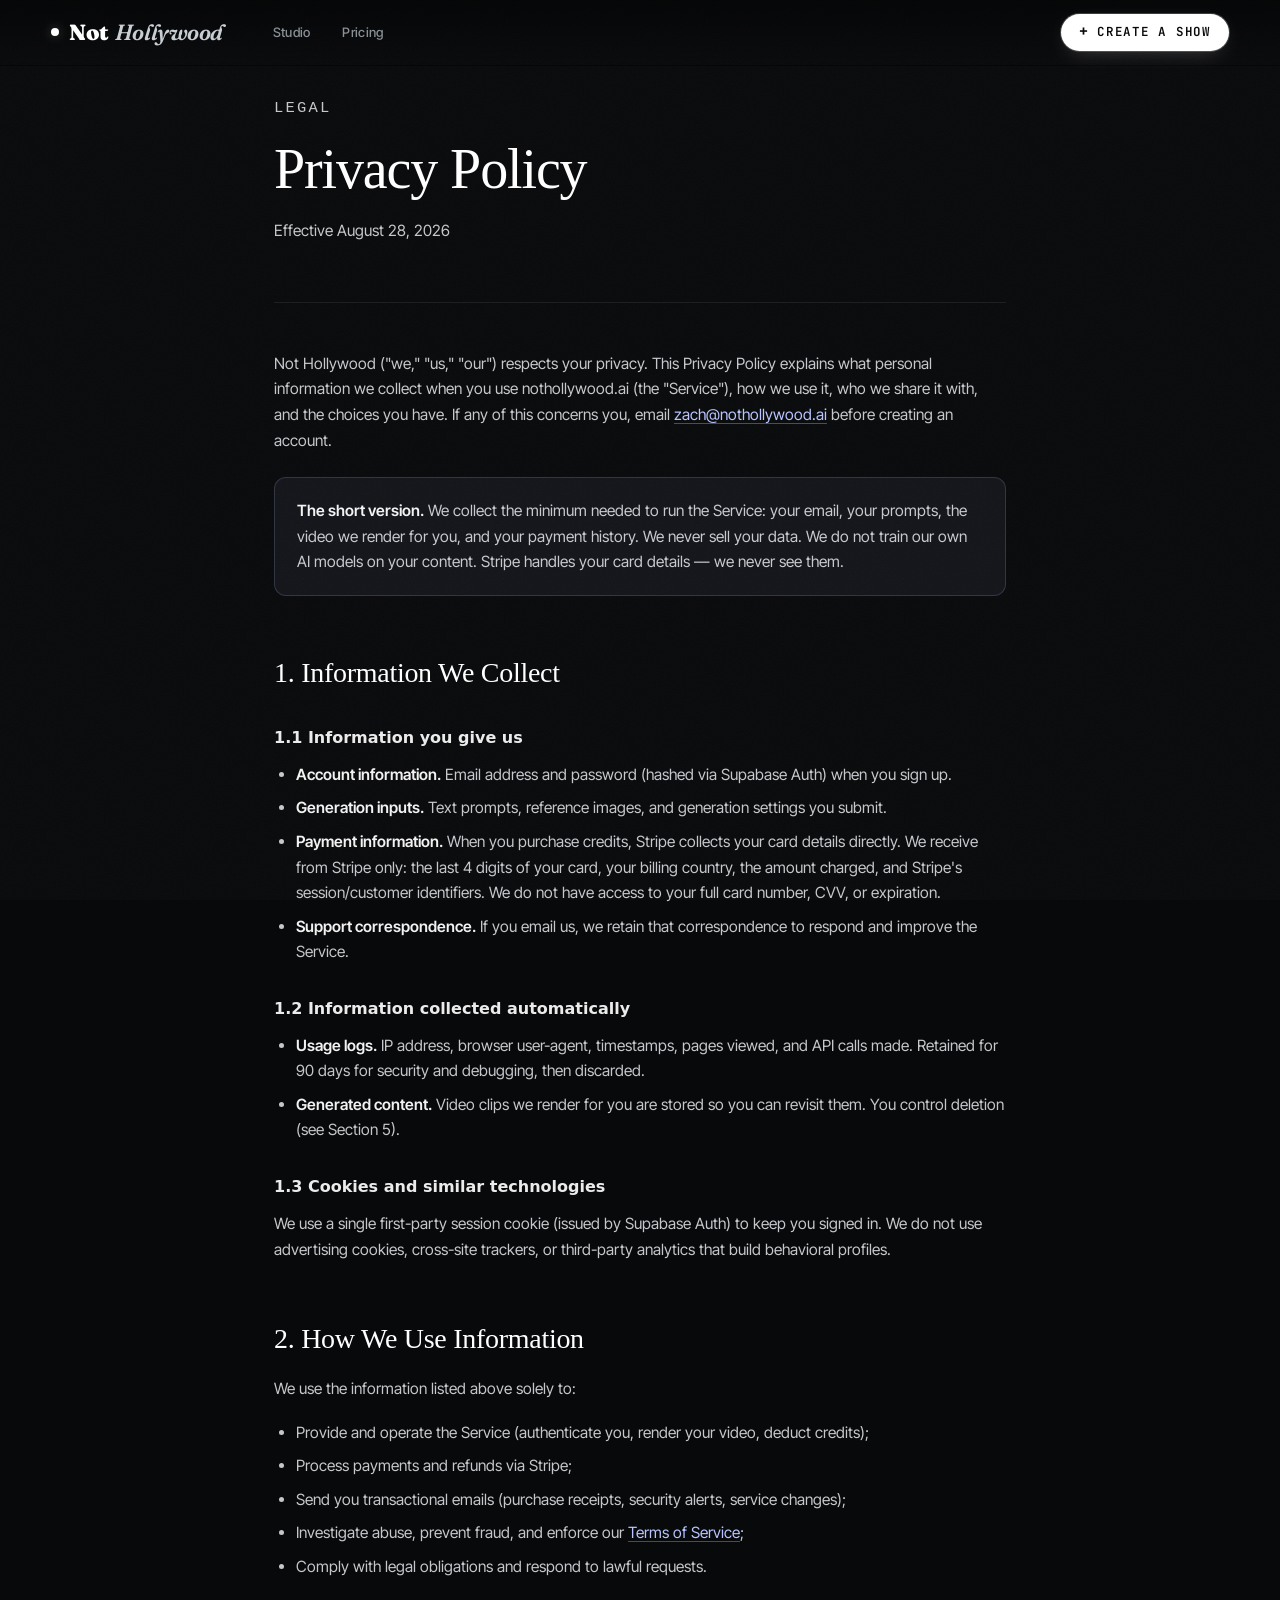
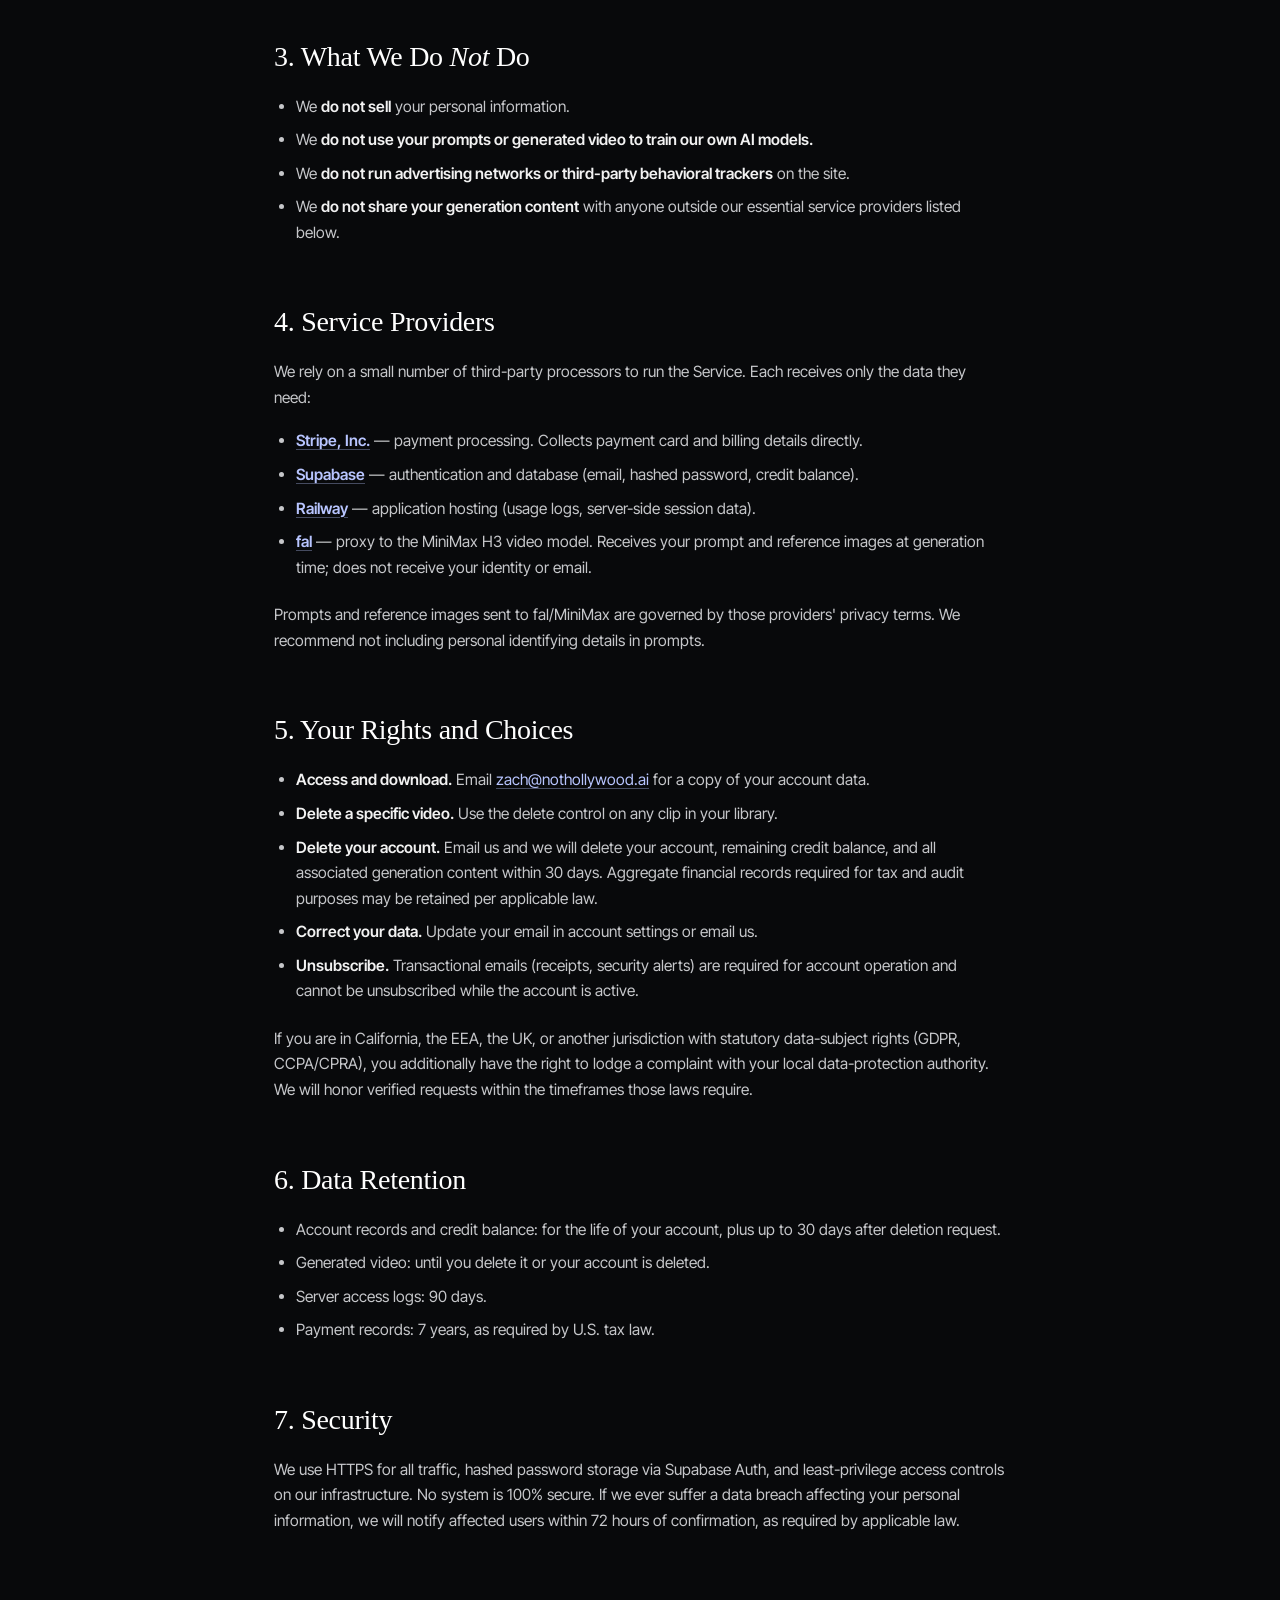
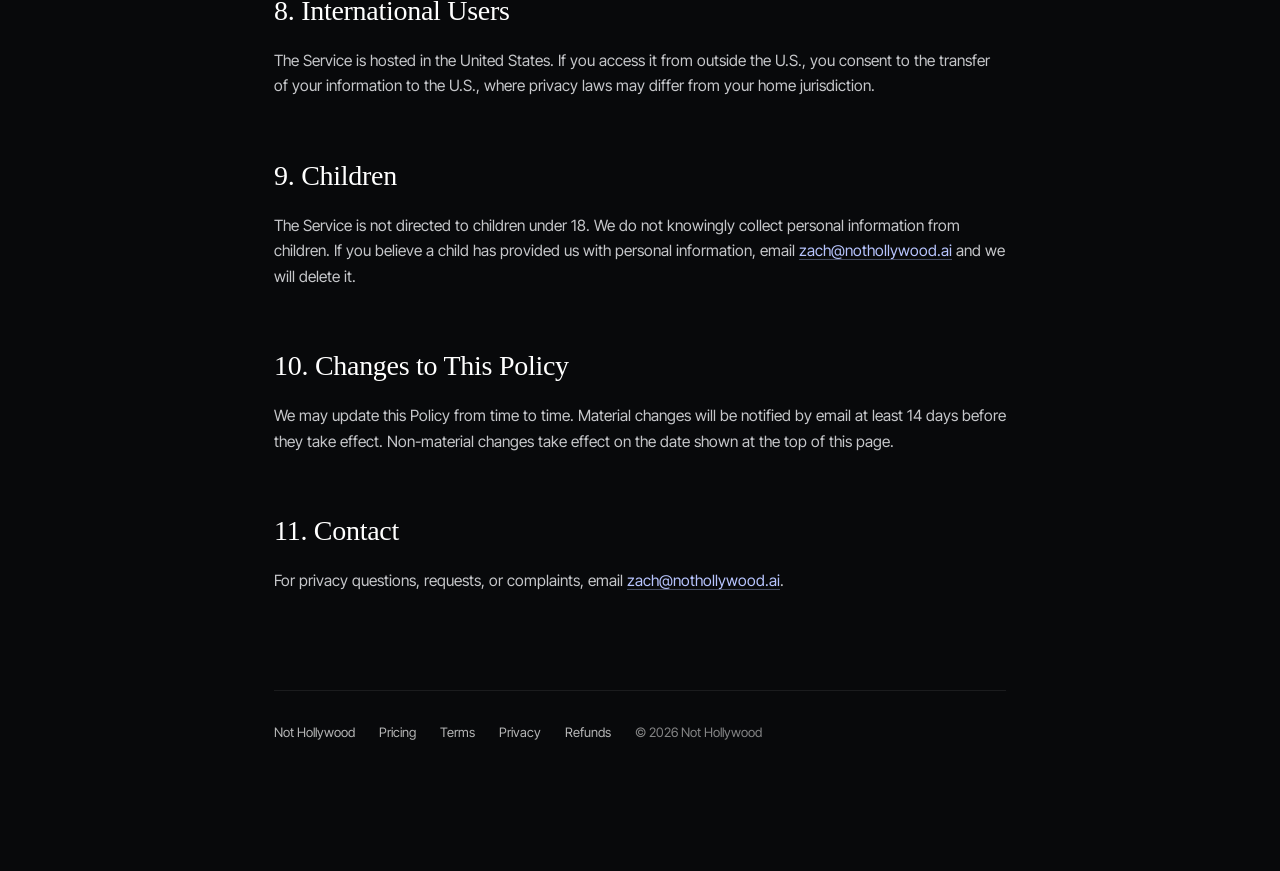
<file: static/privacy.html>
<!doctype html>
<html lang="en">
  <head>
    <meta charset="utf-8" />
    <title>Privacy Policy — Not Hollywood</title>
    <meta name="viewport" content="width=device-width, initial-scale=1" />
    <meta name="theme-color" content="#050607" />
    <link rel="preconnect" href="https://fonts.googleapis.com" />
    <link rel="preconnect" href="https://fonts.gstatic.com" crossorigin />
    <link rel="stylesheet" href="styles.css" />
    <link rel="stylesheet" href="legal.css" />
  </head>
  <body class="legal-body">
    <nav id="nav" class="nav">
      <div class="nav-inner">
        <a href="/" class="wordmark">Not<span class="wordmark-accent">Hollywood</span></a>
        <ul class="nav-tabs">
          <li><a href="/">Studio</a></li>
          <li><a href="/pricing.html">Pricing</a></li>
        </ul>
        <div class="nav-right">
          <a class="btn-primary" href="/">
            <span class="btn-plus">+</span> Create a Show
          </a>
        </div>
      </div>
    </nav>

    <main class="legal-main">
      <header class="legal-hero">
        <p class="legal-eyebrow">Legal</p>
        <h1 class="legal-title">Privacy Policy</h1>
        <p class="legal-meta">Effective August 28, 2026</p>
      </header>

      <p>Not Hollywood ("we," "us," "our") respects your privacy. This Privacy Policy explains what personal information we collect when you use nothollywood.ai (the "Service"), how we use it, who we share it with, and the choices you have. If any of this concerns you, email <a href="mailto:zach@nothollywood.ai">zach@nothollywood.ai</a> before creating an account.</p>

      <div class="legal-callout">
        <p><strong>The short version.</strong> We collect the minimum needed to run the Service: your email, your prompts, the video we render for you, and your payment history. We never sell your data. We do not train our own AI models on your content. Stripe handles your card details — we never see them.</p>
      </div>

      <h2>1. Information We Collect</h2>

      <h3>1.1 Information you give us</h3>
      <ul>
        <li><strong>Account information.</strong> Email address and password (hashed via Supabase Auth) when you sign up.</li>
        <li><strong>Generation inputs.</strong> Text prompts, reference images, and generation settings you submit.</li>
        <li><strong>Payment information.</strong> When you purchase credits, Stripe collects your card details directly. We receive from Stripe only: the last 4 digits of your card, your billing country, the amount charged, and Stripe's session/customer identifiers. We do not have access to your full card number, CVV, or expiration.</li>
        <li><strong>Support correspondence.</strong> If you email us, we retain that correspondence to respond and improve the Service.</li>
      </ul>

      <h3>1.2 Information collected automatically</h3>
      <ul>
        <li><strong>Usage logs.</strong> IP address, browser user-agent, timestamps, pages viewed, and API calls made. Retained for 90 days for security and debugging, then discarded.</li>
        <li><strong>Generated content.</strong> Video clips we render for you are stored so you can revisit them. You control deletion (see Section 5).</li>
      </ul>

      <h3>1.3 Cookies and similar technologies</h3>
      <p>We use a single first-party session cookie (issued by Supabase Auth) to keep you signed in. We do not use advertising cookies, cross-site trackers, or third-party analytics that build behavioral profiles.</p>

      <h2>2. How We Use Information</h2>
      <p>We use the information listed above solely to:</p>
      <ul>
        <li>Provide and operate the Service (authenticate you, render your video, deduct credits);</li>
        <li>Process payments and refunds via Stripe;</li>
        <li>Send you transactional emails (purchase receipts, security alerts, service changes);</li>
        <li>Investigate abuse, prevent fraud, and enforce our <a href="/terms.html">Terms of Service</a>;</li>
        <li>Comply with legal obligations and respond to lawful requests.</li>
      </ul>

      <h2>3. What We Do <em>Not</em> Do</h2>
      <ul>
        <li>We <strong>do not sell</strong> your personal information.</li>
        <li>We <strong>do not use your prompts or generated video to train our own AI models.</strong></li>
        <li>We <strong>do not run advertising networks or third-party behavioral trackers</strong> on the site.</li>
        <li>We <strong>do not share your generation content</strong> with anyone outside our essential service providers listed below.</li>
      </ul>

      <h2>4. Service Providers</h2>
      <p>We rely on a small number of third-party processors to run the Service. Each receives only the data they need:</p>
      <ul>
        <li><strong><a href="https://stripe.com/privacy" target="_blank" rel="noopener">Stripe, Inc.</a></strong> — payment processing. Collects payment card and billing details directly.</li>
        <li><strong><a href="https://supabase.com/privacy" target="_blank" rel="noopener">Supabase</a></strong> — authentication and database (email, hashed password, credit balance).</li>
        <li><strong><a href="https://railway.com/legal/privacy" target="_blank" rel="noopener">Railway</a></strong> — application hosting (usage logs, server-side session data).</li>
        <li><strong><a href="https://fal.ai" target="_blank" rel="noopener">fal</a></strong> — proxy to the MiniMax H3 video model. Receives your prompt and reference images at generation time; does not receive your identity or email.</li>
      </ul>
      <p>Prompts and reference images sent to fal/MiniMax are governed by those providers' privacy terms. We recommend not including personal identifying details in prompts.</p>

      <h2>5. Your Rights and Choices</h2>
      <ul>
        <li><strong>Access and download.</strong> Email <a href="mailto:zach@nothollywood.ai">zach@nothollywood.ai</a> for a copy of your account data.</li>
        <li><strong>Delete a specific video.</strong> Use the delete control on any clip in your library.</li>
        <li><strong>Delete your account.</strong> Email us and we will delete your account, remaining credit balance, and all associated generation content within 30 days. Aggregate financial records required for tax and audit purposes may be retained per applicable law.</li>
        <li><strong>Correct your data.</strong> Update your email in account settings or email us.</li>
        <li><strong>Unsubscribe.</strong> Transactional emails (receipts, security alerts) are required for account operation and cannot be unsubscribed while the account is active.</li>
      </ul>
      <p>If you are in California, the EEA, the UK, or another jurisdiction with statutory data-subject rights (GDPR, CCPA/CPRA), you additionally have the right to lodge a complaint with your local data-protection authority. We will honor verified requests within the timeframes those laws require.</p>

      <h2>6. Data Retention</h2>
      <ul>
        <li>Account records and credit balance: for the life of your account, plus up to 30 days after deletion request.</li>
        <li>Generated video: until you delete it or your account is deleted.</li>
        <li>Server access logs: 90 days.</li>
        <li>Payment records: 7 years, as required by U.S. tax law.</li>
      </ul>

      <h2>7. Security</h2>
      <p>We use HTTPS for all traffic, hashed password storage via Supabase Auth, and least-privilege access controls on our infrastructure. No system is 100% secure. If we ever suffer a data breach affecting your personal information, we will notify affected users within 72 hours of confirmation, as required by applicable law.</p>

      <h2>8. International Users</h2>
      <p>The Service is hosted in the United States. If you access it from outside the U.S., you consent to the transfer of your information to the U.S., where privacy laws may differ from your home jurisdiction.</p>

      <h2>9. Children</h2>
      <p>The Service is not directed to children under 18. We do not knowingly collect personal information from children. If you believe a child has provided us with personal information, email <a href="mailto:zach@nothollywood.ai">zach@nothollywood.ai</a> and we will delete it.</p>

      <h2>10. Changes to This Policy</h2>
      <p>We may update this Policy from time to time. Material changes will be notified by email at least 14 days before they take effect. Non-material changes take effect on the date shown at the top of this page.</p>

      <h2>11. Contact</h2>
      <p>For privacy questions, requests, or complaints, email <a href="mailto:zach@nothollywood.ai">zach@nothollywood.ai</a>.</p>

      <footer class="legal-footer">
        <a href="/">Not Hollywood</a>
        <a href="/pricing.html">Pricing</a>
        <a href="/terms.html">Terms</a>
        <a href="/privacy.html">Privacy</a>
        <a href="/refunds.html">Refunds</a>
        <span>© 2026 Not Hollywood</span>
      </footer>
    </main>
  </body>
</html>
</file>
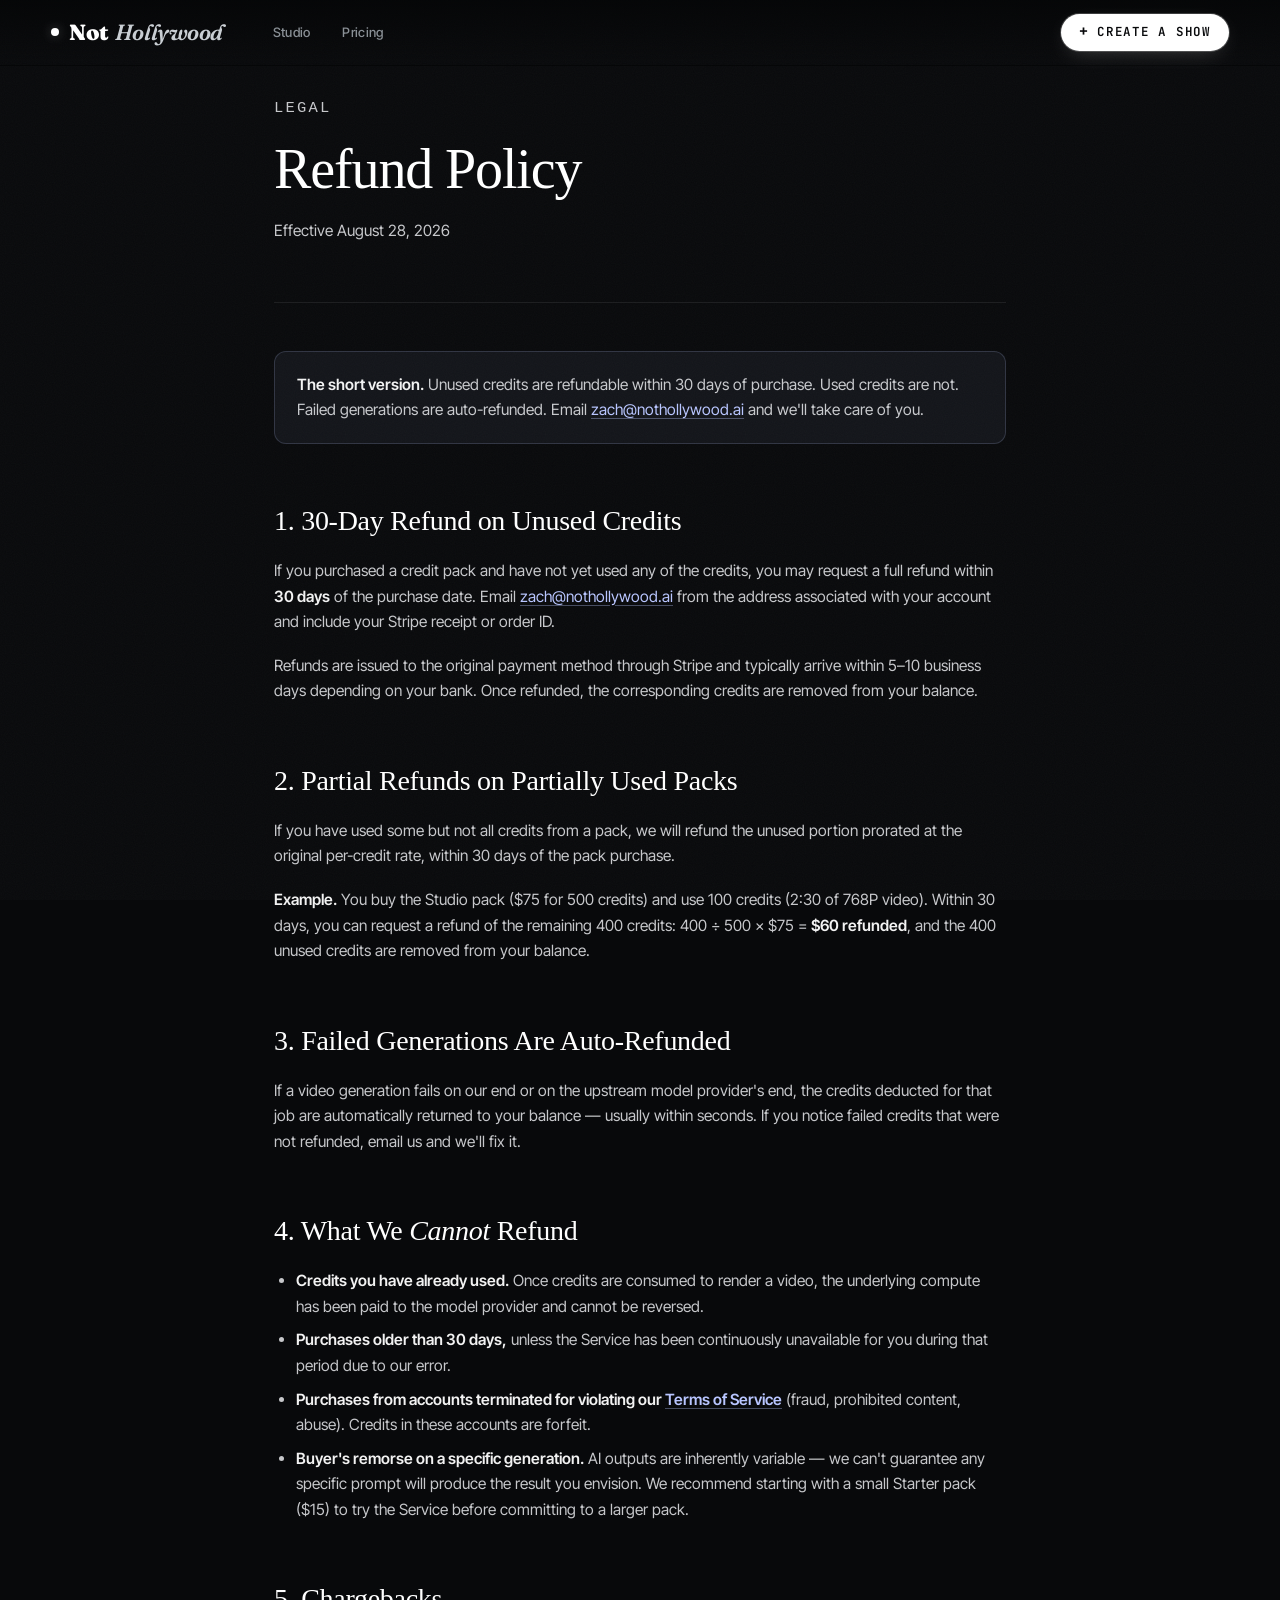
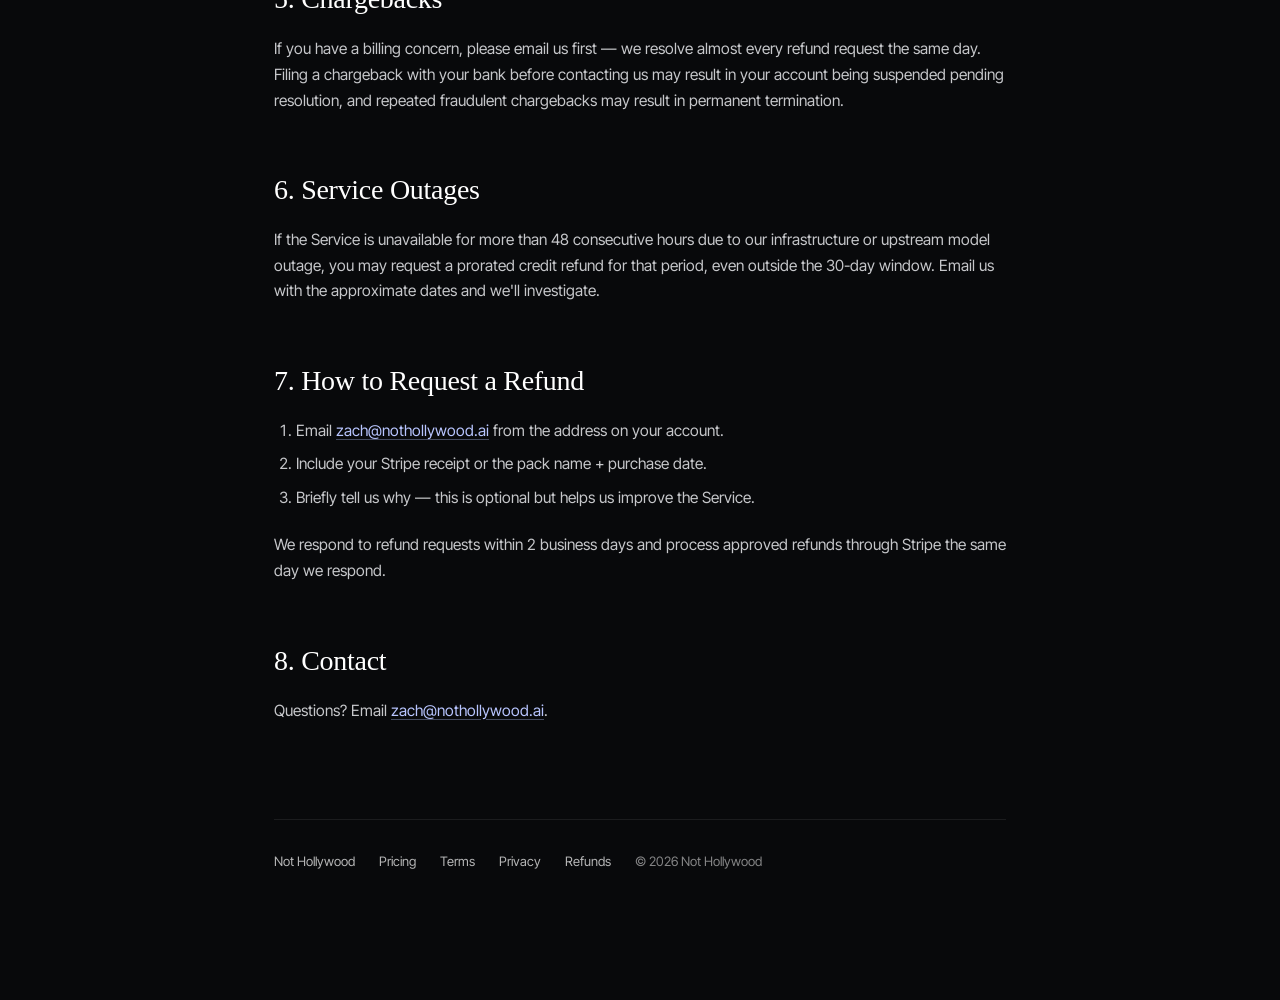
<file: static/refunds.html>
<!doctype html>
<html lang="en">
  <head>
    <meta charset="utf-8" />
    <title>Refund Policy — Not Hollywood</title>
    <meta name="viewport" content="width=device-width, initial-scale=1" />
    <meta name="theme-color" content="#050607" />
    <link rel="preconnect" href="https://fonts.googleapis.com" />
    <link rel="preconnect" href="https://fonts.gstatic.com" crossorigin />
    <link rel="stylesheet" href="styles.css" />
    <link rel="stylesheet" href="legal.css" />
  </head>
  <body class="legal-body">
    <nav id="nav" class="nav">
      <div class="nav-inner">
        <a href="/" class="wordmark">Not<span class="wordmark-accent">Hollywood</span></a>
        <ul class="nav-tabs">
          <li><a href="/">Studio</a></li>
          <li><a href="/pricing.html">Pricing</a></li>
        </ul>
        <div class="nav-right">
          <a class="btn-primary" href="/">
            <span class="btn-plus">+</span> Create a Show
          </a>
        </div>
      </div>
    </nav>

    <main class="legal-main">
      <header class="legal-hero">
        <p class="legal-eyebrow">Legal</p>
        <h1 class="legal-title">Refund Policy</h1>
        <p class="legal-meta">Effective August 28, 2026</p>
      </header>

      <div class="legal-callout">
        <p><strong>The short version.</strong> Unused credits are refundable within 30 days of purchase. Used credits are not. Failed generations are auto-refunded. Email <a href="mailto:zach@nothollywood.ai">zach@nothollywood.ai</a> and we'll take care of you.</p>
      </div>

      <h2>1. 30-Day Refund on Unused Credits</h2>
      <p>If you purchased a credit pack and have not yet used any of the credits, you may request a full refund within <strong>30 days</strong> of the purchase date. Email <a href="mailto:zach@nothollywood.ai">zach@nothollywood.ai</a> from the address associated with your account and include your Stripe receipt or order ID.</p>

      <p>Refunds are issued to the original payment method through Stripe and typically arrive within 5–10 business days depending on your bank. Once refunded, the corresponding credits are removed from your balance.</p>

      <h2>2. Partial Refunds on Partially Used Packs</h2>
      <p>If you have used some but not all credits from a pack, we will refund the unused portion prorated at the original per-credit rate, within 30 days of the pack purchase.</p>
      <p><strong>Example.</strong> You buy the Studio pack ($75 for 500 credits) and use 100 credits (2:30 of 768P video). Within 30 days, you can request a refund of the remaining 400 credits: 400 ÷ 500 × $75 = <strong>$60 refunded</strong>, and the 400 unused credits are removed from your balance.</p>

      <h2>3. Failed Generations Are Auto-Refunded</h2>
      <p>If a video generation fails on our end or on the upstream model provider's end, the credits deducted for that job are automatically returned to your balance — usually within seconds. If you notice failed credits that were not refunded, email us and we'll fix it.</p>

      <h2>4. What We <em>Cannot</em> Refund</h2>
      <ul>
        <li><strong>Credits you have already used.</strong> Once credits are consumed to render a video, the underlying compute has been paid to the model provider and cannot be reversed.</li>
        <li><strong>Purchases older than 30 days,</strong> unless the Service has been continuously unavailable for you during that period due to our error.</li>
        <li><strong>Purchases from accounts terminated for violating our <a href="/terms.html">Terms of Service</a></strong> (fraud, prohibited content, abuse). Credits in these accounts are forfeit.</li>
        <li><strong>Buyer's remorse on a specific generation.</strong> AI outputs are inherently variable — we can't guarantee any specific prompt will produce the result you envision. We recommend starting with a small Starter pack ($15) to try the Service before committing to a larger pack.</li>
      </ul>

      <h2>5. Chargebacks</h2>
      <p>If you have a billing concern, please email us first — we resolve almost every refund request the same day. Filing a chargeback with your bank before contacting us may result in your account being suspended pending resolution, and repeated fraudulent chargebacks may result in permanent termination.</p>

      <h2>6. Service Outages</h2>
      <p>If the Service is unavailable for more than 48 consecutive hours due to our infrastructure or upstream model outage, you may request a prorated credit refund for that period, even outside the 30-day window. Email us with the approximate dates and we'll investigate.</p>

      <h2>7. How to Request a Refund</h2>
      <ol>
        <li>Email <a href="mailto:zach@nothollywood.ai">zach@nothollywood.ai</a> from the address on your account.</li>
        <li>Include your Stripe receipt or the pack name + purchase date.</li>
        <li>Briefly tell us why — this is optional but helps us improve the Service.</li>
      </ol>
      <p>We respond to refund requests within 2 business days and process approved refunds through Stripe the same day we respond.</p>

      <h2>8. Contact</h2>
      <p>Questions? Email <a href="mailto:zach@nothollywood.ai">zach@nothollywood.ai</a>.</p>

      <footer class="legal-footer">
        <a href="/">Not Hollywood</a>
        <a href="/pricing.html">Pricing</a>
        <a href="/terms.html">Terms</a>
        <a href="/privacy.html">Privacy</a>
        <a href="/refunds.html">Refunds</a>
        <span>© 2026 Not Hollywood</span>
      </footer>
    </main>
  </body>
</html>
</file>
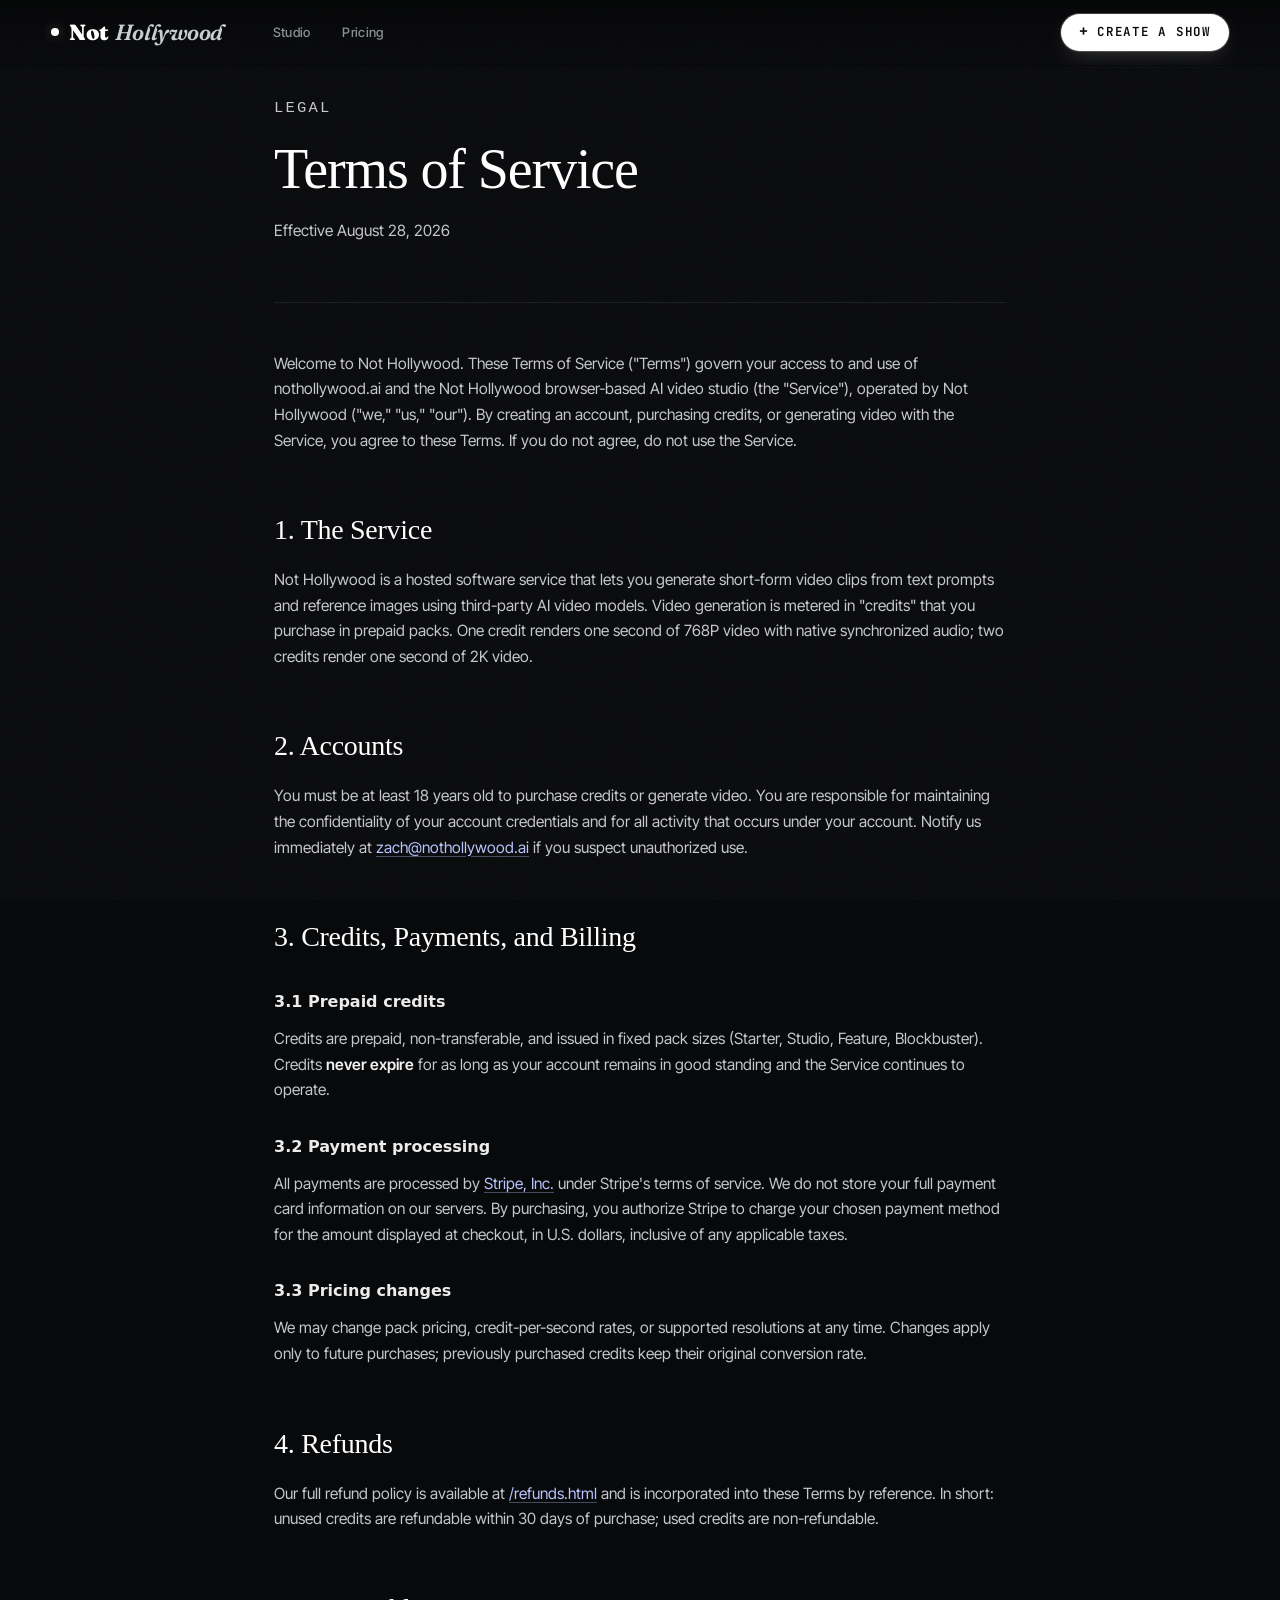
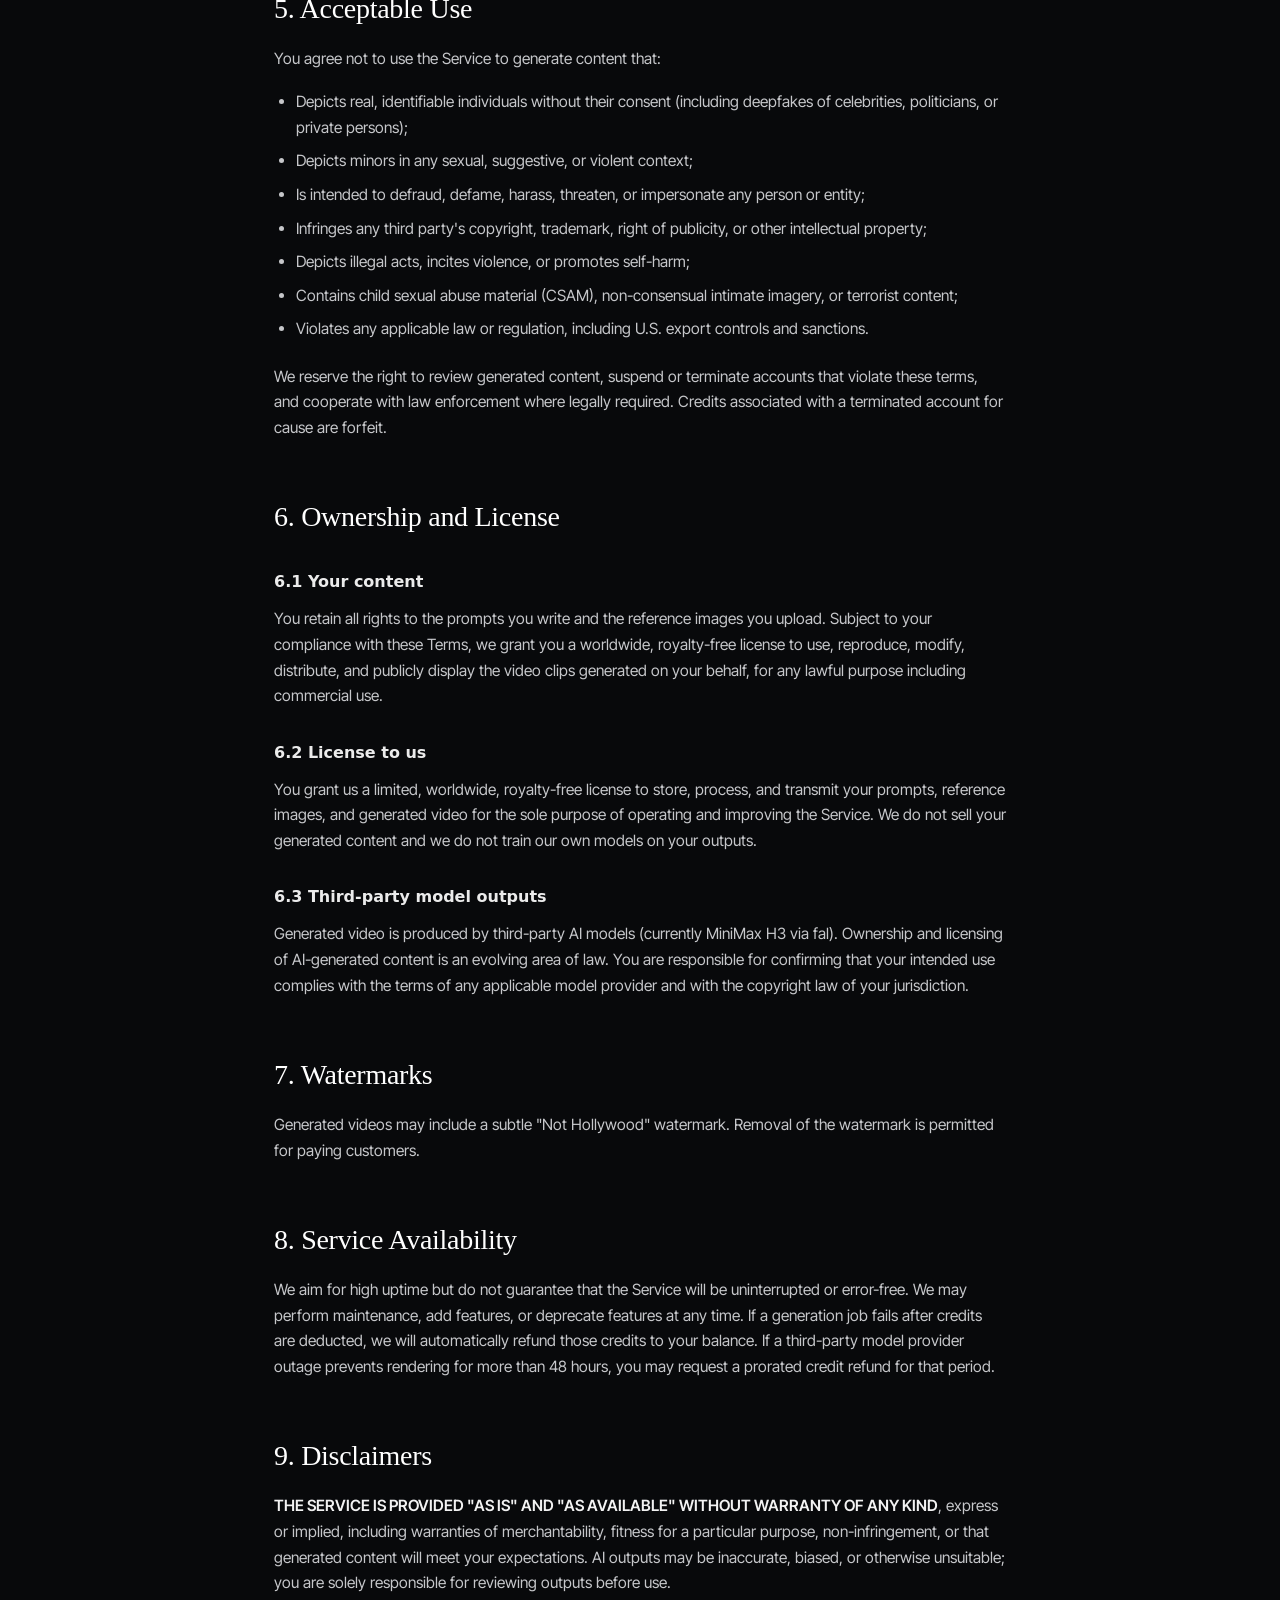
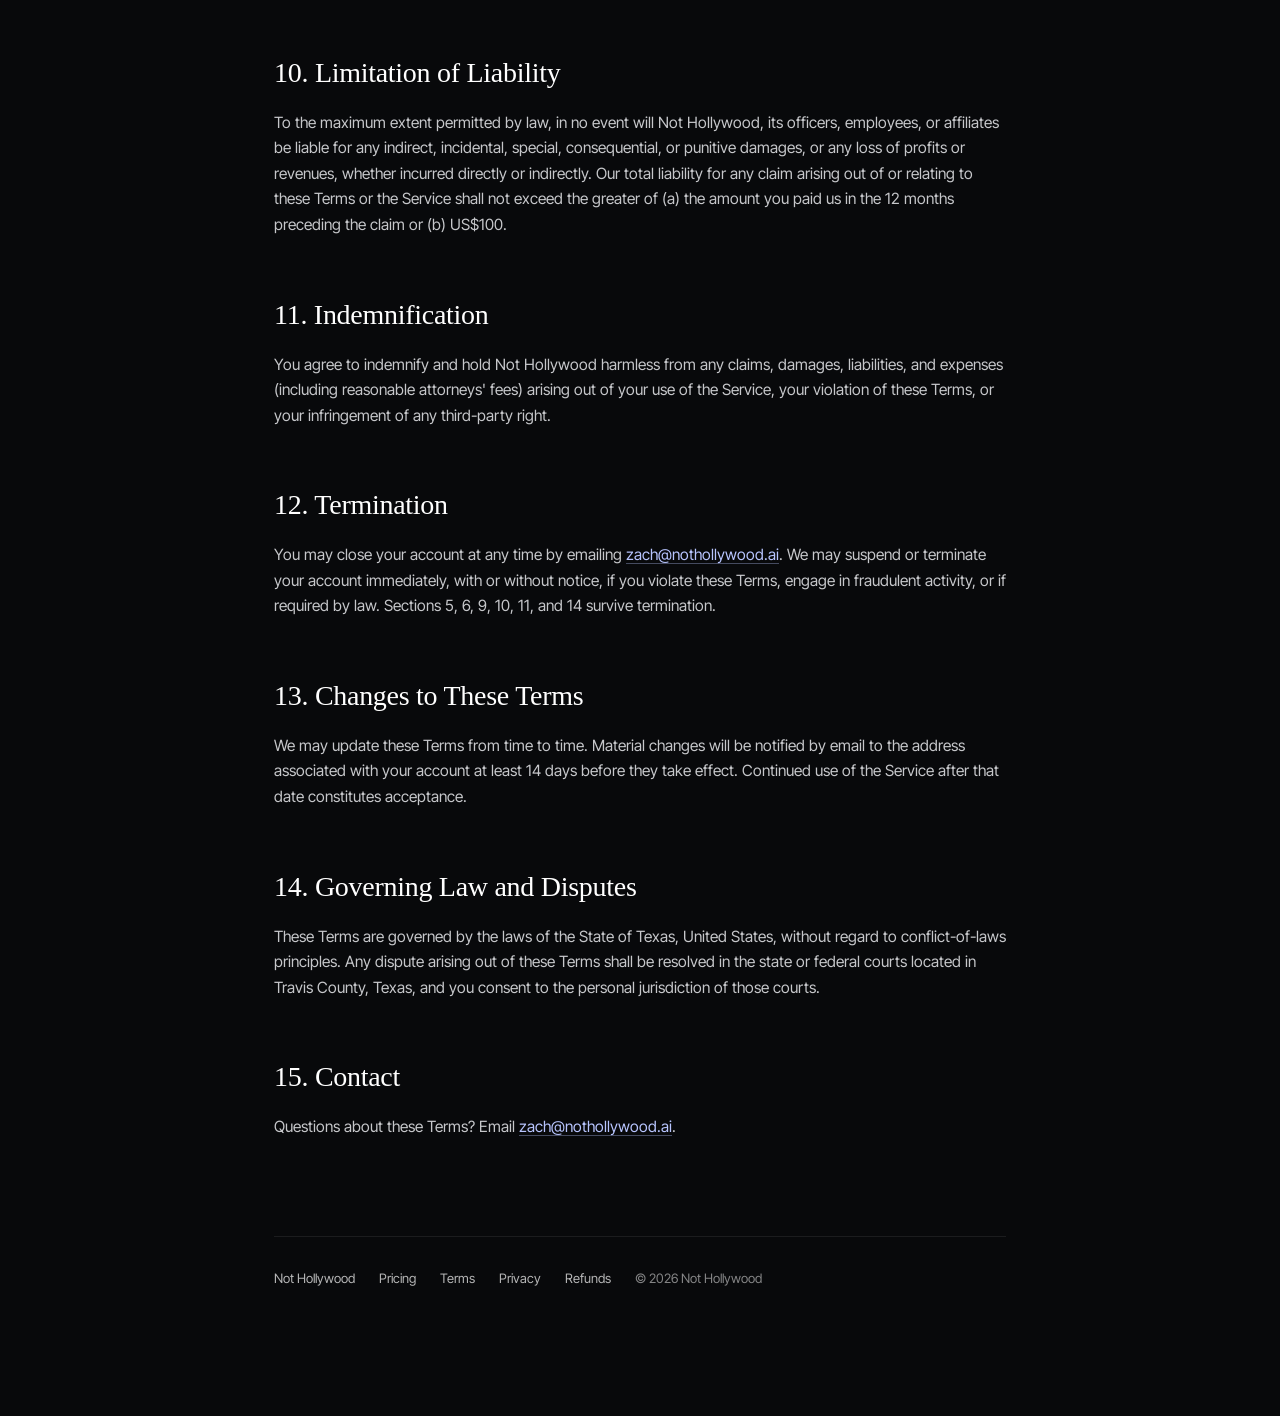
<file: static/terms.html>
<!doctype html>
<html lang="en">
  <head>
    <meta charset="utf-8" />
    <title>Terms of Service — Not Hollywood</title>
    <meta name="viewport" content="width=device-width, initial-scale=1" />
    <meta name="theme-color" content="#050607" />
    <link rel="preconnect" href="https://fonts.googleapis.com" />
    <link rel="preconnect" href="https://fonts.gstatic.com" crossorigin />
    <link rel="stylesheet" href="styles.css" />
    <link rel="stylesheet" href="legal.css" />
  </head>
  <body class="legal-body">
    <nav id="nav" class="nav">
      <div class="nav-inner">
        <a href="/" class="wordmark">Not<span class="wordmark-accent">Hollywood</span></a>
        <ul class="nav-tabs">
          <li><a href="/">Studio</a></li>
          <li><a href="/pricing.html">Pricing</a></li>
        </ul>
        <div class="nav-right">
          <a class="btn-primary" href="/">
            <span class="btn-plus">+</span> Create a Show
          </a>
        </div>
      </div>
    </nav>

    <main class="legal-main">
      <header class="legal-hero">
        <p class="legal-eyebrow">Legal</p>
        <h1 class="legal-title">Terms of Service</h1>
        <p class="legal-meta">Effective August 28, 2026</p>
      </header>

      <p>Welcome to Not Hollywood. These Terms of Service ("Terms") govern your access to and use of nothollywood.ai and the Not Hollywood browser-based AI video studio (the "Service"), operated by Not Hollywood ("we," "us," "our"). By creating an account, purchasing credits, or generating video with the Service, you agree to these Terms. If you do not agree, do not use the Service.</p>

      <h2>1. The Service</h2>
      <p>Not Hollywood is a hosted software service that lets you generate short-form video clips from text prompts and reference images using third-party AI video models. Video generation is metered in "credits" that you purchase in prepaid packs. One credit renders one second of 768P video with native synchronized audio; two credits render one second of 2K video.</p>

      <h2>2. Accounts</h2>
      <p>You must be at least 18 years old to purchase credits or generate video. You are responsible for maintaining the confidentiality of your account credentials and for all activity that occurs under your account. Notify us immediately at <a href="mailto:zach@nothollywood.ai">zach@nothollywood.ai</a> if you suspect unauthorized use.</p>

      <h2>3. Credits, Payments, and Billing</h2>
      <h3>3.1 Prepaid credits</h3>
      <p>Credits are prepaid, non-transferable, and issued in fixed pack sizes (Starter, Studio, Feature, Blockbuster). Credits <strong>never expire</strong> for as long as your account remains in good standing and the Service continues to operate.</p>

      <h3>3.2 Payment processing</h3>
      <p>All payments are processed by <a href="https://stripe.com/legal/consumer" target="_blank" rel="noopener">Stripe, Inc.</a> under Stripe's terms of service. We do not store your full payment card information on our servers. By purchasing, you authorize Stripe to charge your chosen payment method for the amount displayed at checkout, in U.S. dollars, inclusive of any applicable taxes.</p>

      <h3>3.3 Pricing changes</h3>
      <p>We may change pack pricing, credit-per-second rates, or supported resolutions at any time. Changes apply only to future purchases; previously purchased credits keep their original conversion rate.</p>

      <h2>4. Refunds</h2>
      <p>Our full refund policy is available at <a href="/refunds.html">/refunds.html</a> and is incorporated into these Terms by reference. In short: unused credits are refundable within 30 days of purchase; used credits are non-refundable.</p>

      <h2>5. Acceptable Use</h2>
      <p>You agree not to use the Service to generate content that:</p>
      <ul>
        <li>Depicts real, identifiable individuals without their consent (including deepfakes of celebrities, politicians, or private persons);</li>
        <li>Depicts minors in any sexual, suggestive, or violent context;</li>
        <li>Is intended to defraud, defame, harass, threaten, or impersonate any person or entity;</li>
        <li>Infringes any third party's copyright, trademark, right of publicity, or other intellectual property;</li>
        <li>Depicts illegal acts, incites violence, or promotes self-harm;</li>
        <li>Contains child sexual abuse material (CSAM), non-consensual intimate imagery, or terrorist content;</li>
        <li>Violates any applicable law or regulation, including U.S. export controls and sanctions.</li>
      </ul>
      <p>We reserve the right to review generated content, suspend or terminate accounts that violate these terms, and cooperate with law enforcement where legally required. Credits associated with a terminated account for cause are forfeit.</p>

      <h2>6. Ownership and License</h2>
      <h3>6.1 Your content</h3>
      <p>You retain all rights to the prompts you write and the reference images you upload. Subject to your compliance with these Terms, we grant you a worldwide, royalty-free license to use, reproduce, modify, distribute, and publicly display the video clips generated on your behalf, for any lawful purpose including commercial use.</p>

      <h3>6.2 License to us</h3>
      <p>You grant us a limited, worldwide, royalty-free license to store, process, and transmit your prompts, reference images, and generated video for the sole purpose of operating and improving the Service. We do not sell your generated content and we do not train our own models on your outputs.</p>

      <h3>6.3 Third-party model outputs</h3>
      <p>Generated video is produced by third-party AI models (currently MiniMax H3 via fal). Ownership and licensing of AI-generated content is an evolving area of law. You are responsible for confirming that your intended use complies with the terms of any applicable model provider and with the copyright law of your jurisdiction.</p>

      <h2>7. Watermarks</h2>
      <p>Generated videos may include a subtle "Not Hollywood" watermark. Removal of the watermark is permitted for paying customers.</p>

      <h2>8. Service Availability</h2>
      <p>We aim for high uptime but do not guarantee that the Service will be uninterrupted or error-free. We may perform maintenance, add features, or deprecate features at any time. If a generation job fails after credits are deducted, we will automatically refund those credits to your balance. If a third-party model provider outage prevents rendering for more than 48 hours, you may request a prorated credit refund for that period.</p>

      <h2>9. Disclaimers</h2>
      <p><strong>THE SERVICE IS PROVIDED "AS IS" AND "AS AVAILABLE" WITHOUT WARRANTY OF ANY KIND</strong>, express or implied, including warranties of merchantability, fitness for a particular purpose, non-infringement, or that generated content will meet your expectations. AI outputs may be inaccurate, biased, or otherwise unsuitable; you are solely responsible for reviewing outputs before use.</p>

      <h2>10. Limitation of Liability</h2>
      <p>To the maximum extent permitted by law, in no event will Not Hollywood, its officers, employees, or affiliates be liable for any indirect, incidental, special, consequential, or punitive damages, or any loss of profits or revenues, whether incurred directly or indirectly. Our total liability for any claim arising out of or relating to these Terms or the Service shall not exceed the greater of (a) the amount you paid us in the 12 months preceding the claim or (b) US$100.</p>

      <h2>11. Indemnification</h2>
      <p>You agree to indemnify and hold Not Hollywood harmless from any claims, damages, liabilities, and expenses (including reasonable attorneys' fees) arising out of your use of the Service, your violation of these Terms, or your infringement of any third-party right.</p>

      <h2>12. Termination</h2>
      <p>You may close your account at any time by emailing <a href="mailto:zach@nothollywood.ai">zach@nothollywood.ai</a>. We may suspend or terminate your account immediately, with or without notice, if you violate these Terms, engage in fraudulent activity, or if required by law. Sections 5, 6, 9, 10, 11, and 14 survive termination.</p>

      <h2>13. Changes to These Terms</h2>
      <p>We may update these Terms from time to time. Material changes will be notified by email to the address associated with your account at least 14 days before they take effect. Continued use of the Service after that date constitutes acceptance.</p>

      <h2>14. Governing Law and Disputes</h2>
      <p>These Terms are governed by the laws of the State of Texas, United States, without regard to conflict-of-laws principles. Any dispute arising out of these Terms shall be resolved in the state or federal courts located in Travis County, Texas, and you consent to the personal jurisdiction of those courts.</p>

      <h2>15. Contact</h2>
      <p>Questions about these Terms? Email <a href="mailto:zach@nothollywood.ai">zach@nothollywood.ai</a>.</p>

      <footer class="legal-footer">
        <a href="/">Not Hollywood</a>
        <a href="/pricing.html">Pricing</a>
        <a href="/terms.html">Terms</a>
        <a href="/privacy.html">Privacy</a>
        <a href="/refunds.html">Refunds</a>
        <span>© 2026 Not Hollywood</span>
      </footer>
    </main>
  </body>
</html>
</file>
<file: static/styles.css>
/* ═══════════════════════════════════════════════════════════════════════
   NOT HOLLYWOOD - new streaming aesthetic
   Design synthesis: Robinhood precision · Apple TV cinema ·
   Netflix shelves · Hulu editorial confidence.
   ═════════════════════════════════════════════════════════════════════════ */

@import url("https://fonts.googleapis.com/css2?family=Fraunces:ital,opsz,wght@0,9..144,400;0,9..144,600;0,9..144,700;0,9..144,900;1,9..144,600;1,9..144,900&family=Inter+Tight:wght@400;500;600;700;800&family=JetBrains+Mono:wght@400;500;600&display=swap");

/* ─── TOKENS ────────────────────────────────────────────────────────── */
:root {
  /* Canvas - near-black through dark silver */
  --bg:            #08090b;
  --bg-elev-1:     #101215;
  --bg-elev-2:     #181b1f;
  --bg-elev-3:     #22262b;
  --bg-overlay:    rgba(8, 9, 11, 0.72);

  /* Hairlines */
  --hair:          rgba(255, 255, 255, 0.09);
  --hair-strong:   rgba(255, 255, 255, 0.22);

  /* Text - crisp white through silver */
  --text:          #ffffff;
  --text-mid:      #c9ced3;
  --text-dim:      #8a9096;
  --text-faint:    #565a5f;

  /* Silver rails */
  --silver:        #a8adb2;
  --silver-dim:    #6f757b;
  --silver-deep:   #3a3e43;

  /* Primary signal - white on dark canvas */
  --signal:        #ffffff;
  --signal-dim:    #e6e8ea;
  --signal-glow:   rgba(255, 255, 255, 0.28);
  --signal-wash:   rgba(255, 255, 255, 0.06);

  /* Accent - dark silver */
  --ember:         #c9ced3;
  --ember-glow:    rgba(201, 206, 211, 0.28);

  --danger:        #ff6b76;

  /* Type */
  --f-display: "Fraunces", "Instrument Serif", ui-serif, Georgia, serif;
  --f-ui:      "Inter Tight", "Inter", -apple-system, "Segoe UI", system-ui, sans-serif;
  --f-mono:    "JetBrains Mono", ui-monospace, "SF Mono", Menlo, monospace;

  /* Motion */
  --e-fast: 160ms cubic-bezier(.2,.7,.2,1);
  --e-med:  260ms cubic-bezier(.2,.7,.2,1);
  --e-slow: 520ms cubic-bezier(.2,.7,.2,1);

  /* Rhythm */
  --page-pad:   clamp(20px, 4vw, 56px);
  --shelf-gap:  clamp(10px, 1.2vw, 18px);
  --tile-w:     clamp(240px, 22vw, 320px);
  --tile-h:     calc(var(--tile-w) * 9 / 16);
  --radius-lg:  16px;
  --radius-md:  12px;
  --radius-sm:  8px;
}

/* ─── RESET ─────────────────────────────────────────────────────────── */
*, *::before, *::after { box-sizing: border-box; }
html, body { margin: 0; padding: 0; }
html { scroll-behavior: smooth; -webkit-text-size-adjust: 100%; }
body {
  background: var(--bg);
  color: var(--text);
  font-family: var(--f-ui);
  font-size: 15px;
  line-height: 1.5;
  min-height: 100vh;
  overflow-x: hidden;
  -webkit-font-smoothing: antialiased;
  -moz-osx-font-smoothing: grayscale;
}
img, video { max-width: 100%; display: block; }
button { font: inherit; cursor: pointer; border: 0; background: transparent; color: inherit; }
input, textarea, select { font: inherit; color: inherit; }
a { color: inherit; text-decoration: none; }
[hidden] { display: none !important; }

/* Ambient grain overlay for cinema feel */
body::before {
  content: "";
  pointer-events: none;
  position: fixed; inset: 0;
  z-index: 1;
  opacity: 0.035;
  mix-blend-mode: screen;
  background-image: url("data:image/svg+xml;utf8,<svg xmlns='http://www.w3.org/2000/svg' width='200' height='200'><filter id='n'><feTurbulence type='fractalNoise' baseFrequency='0.9' numOctaves='2'/></filter><rect width='100%' height='100%' filter='url(%23n)'/></svg>");
}

/* ═══════════════════════════════════════════════════════════════════════
   NAV - glass hairline (Apple TV + Robinhood cross)
   ═════════════════════════════════════════════════════════════════════════ */
.nav {
  position: fixed;
  top: 0; left: 0; right: 0;
  z-index: 60;
  padding: 14px var(--page-pad);
  background: linear-gradient(180deg, rgba(5,6,7,0.85), rgba(5,6,7,0));
  transition: background var(--e-med), backdrop-filter var(--e-med), border-color var(--e-med);
  border-bottom: 1px solid transparent;
}
.nav.scrolled {
  background: rgba(5,6,7,0.72);
  backdrop-filter: blur(18px) saturate(140%);
  -webkit-backdrop-filter: blur(18px) saturate(140%);
  border-bottom-color: var(--hair);
}
.nav-inner {
  max-width: 1600px;
  margin: 0 auto;
  display: flex;
  align-items: center;
  gap: 36px;
}
.wordmark {
  font-family: var(--f-display);
  font-weight: 900;
  font-size: 22px;
  letter-spacing: -0.02em;
  line-height: 1;
  color: var(--text);
  display: inline-flex;
  align-items: center;
  gap: 6px;
}
.wordmark::before {
  content: "";
  width: 8px; height: 8px;
  border-radius: 50%;
  background: var(--signal);
  box-shadow: 0 0 12px var(--signal-glow);
  margin-right: 4px;
}
.wordmark-accent {
  font-style: italic;
  font-weight: 600;
  color: var(--text-mid);
}

.nav-tabs {
  list-style: none;
  padding: 0; margin: 0;
  display: flex;
  gap: 4px;
  align-items: center;
}
.nav-tabs a {
  display: inline-block;
  padding: 8px 14px;
  font-size: 13px;
  font-weight: 500;
  letter-spacing: 0.02em;
  color: var(--text-dim);
  border-radius: 999px;
  transition: color var(--e-fast), background var(--e-fast);
}
.nav-tabs a:hover { color: var(--text); background: rgba(255,255,255,0.04); }
.nav-tabs a.active {
  color: var(--text);
  background: rgba(255,255,255,0.06);
}

.nav-right {
  margin-left: auto;
  display: flex;
  align-items: center;
  gap: 12px;
}
.nav-search {
  width: 36px; height: 36px;
  display: grid; place-items: center;
  border-radius: 50%;
  color: var(--text-mid);
  transition: color var(--e-fast), background var(--e-fast);
}
.nav-search:hover { color: var(--text); background: rgba(255,255,255,0.05); }

/* Primary CTA - signal chip */
.btn-primary {
  display: inline-flex;
  align-items: center;
  gap: 8px;
  padding: 9px 18px;
  border-radius: 999px;
  background: var(--signal);
  color: #08090b;
  font-family: var(--f-mono);
  font-weight: 600;
  font-size: 12.5px;
  letter-spacing: 0.06em;
  text-transform: uppercase;
  transition: transform var(--e-fast), box-shadow var(--e-fast), background var(--e-fast);
  box-shadow: 0 0 0 1px rgba(255,255,255,0.20), 0 6px 22px -8px var(--signal-glow);
}
.btn-primary:hover {
  transform: translateY(-1px);
  background: #f2f4f6;
  box-shadow: 0 0 0 1px rgba(255,255,255,0.35), 0 12px 32px -10px var(--signal-glow);
}
.btn-plus { font-size: 15px; line-height: 1; margin-top: -1px; }

/* ═══════════════════════════════════════════════════════════════════════
   HERO - cinematic, full-bleed (Apple TV language)
   ═════════════════════════════════════════════════════════════════════════ */
.hero {
  position: relative;
  height: 92vh;
  min-height: 640px;
  max-height: 900px;
  overflow: hidden;
  background: var(--bg-elev-1);
}
.hero-media {
  position: absolute; inset: 0;
  z-index: 1;
}
.hero-video {
  width: 100%; height: 100%;
  object-fit: cover;
  filter: saturate(1.05) contrast(1.02);
}
/* Cinema vignette + fades */
.hero-media::after {
  content: "";
  position: absolute; inset: 0;
  background:
    radial-gradient(ellipse at 30% 45%, transparent 0%, rgba(5,6,7,0.35) 55%, rgba(5,6,7,0.85) 100%),
    linear-gradient(180deg, rgba(5,6,7,0.35) 0%, rgba(5,6,7,0) 30%, rgba(5,6,7,0) 55%, rgba(5,6,7,0.85) 90%, var(--bg) 100%);
}
.hero-fade-bottom {
  position: absolute; left: 0; right: 0; bottom: 0;
  height: 40%;
  background: linear-gradient(180deg, rgba(5,6,7,0) 0%, rgba(5,6,7,0.85) 60%, var(--bg) 100%);
  z-index: 2;
  pointer-events: none;
}
.hero-fade-left {
  position: absolute; top: 0; bottom: 0; left: 0;
  width: 55%;
  background: linear-gradient(90deg, rgba(5,6,7,0.9) 0%, rgba(5,6,7,0.45) 55%, rgba(5,6,7,0) 100%);
  z-index: 2;
  pointer-events: none;
}

.hero-content {
  position: absolute;
  bottom: 12%;
  left: var(--page-pad);
  right: var(--page-pad);
  max-width: 720px;
  z-index: 3;
  animation: heroIn var(--e-slow) both;
}
@keyframes heroIn {
  from { opacity: 0; transform: translateY(24px); }
  to   { opacity: 1; transform: translateY(0); }
}
.hero-eyebrow {
  font-family: var(--f-mono);
  font-size: 11.5px;
  font-weight: 600;
  letter-spacing: 0.22em;
  text-transform: uppercase;
  color: var(--signal);
  margin: 0 0 14px;
  display: inline-flex;
  align-items: center;
  gap: 10px;
}
.hero-eyebrow::before {
  content: "";
  width: 6px; height: 6px;
  border-radius: 50%;
  background: var(--signal);
  box-shadow: 0 0 8px var(--signal-glow);
  animation: pulse 2.4s ease-in-out infinite;
}
@keyframes pulse {
  0%, 100% { opacity: 1; transform: scale(1); }
  50%      { opacity: 0.55; transform: scale(1.35); }
}
.hero-title {
  font-family: var(--f-display);
  font-weight: 700;
  font-size: clamp(40px, 5.8vw, 84px);
  line-height: 0.96;
  letter-spacing: -0.035em;
  margin: 0 0 20px;
  color: var(--text);
  display: -webkit-box;
  -webkit-line-clamp: 4;
  -webkit-box-orient: vertical;
  overflow: hidden;
  text-shadow: 0 2px 24px rgba(0,0,0,0.55);
}
.hero-title em {
  font-style: italic;
  font-weight: 600;
  color: var(--silver);
}
.hero-meta {
  display: flex;
  flex-wrap: wrap;
  gap: 10px 14px;
  font-family: var(--f-mono);
  font-size: 11.5px;
  letter-spacing: 0.08em;
  text-transform: uppercase;
  color: var(--text-mid);
  margin: 0 0 18px;
}
.hero-meta .chip {
  padding: 4px 10px;
  border: 1px solid var(--hair);
  border-radius: 4px;
  background: rgba(255,255,255,0.04);
  backdrop-filter: blur(6px);
}
.hero-meta .chip.live {
  color: var(--signal);
  border-color: rgba(255,255,255,0.35);
  background: var(--signal-wash);
}
.hero-synopsis {
  font-size: 16px;
  line-height: 1.55;
  color: var(--text-mid);
  max-width: 560px;
  margin: 0 0 28px;
  font-weight: 400;
  display: -webkit-box;
  -webkit-line-clamp: 3;
  -webkit-box-orient: vertical;
  overflow: hidden;
}
.hero-actions {
  display: flex;
  gap: 12px;
  flex-wrap: wrap;
}
.btn-hero-primary,
.btn-hero-secondary {
  display: inline-flex;
  align-items: center;
  gap: 10px;
  padding: 14px 28px;
  border-radius: 999px;
  font-weight: 600;
  font-size: 15px;
  transition: transform var(--e-fast), background var(--e-fast), border-color var(--e-fast);
}
.btn-hero-primary {
  background: var(--text);
  color: #050607;
  box-shadow: 0 8px 30px -10px rgba(255,255,255,0.3);
}
.btn-hero-primary:hover { transform: translateY(-1px); background: #fff; }
.btn-hero-secondary {
  background: rgba(255,255,255,0.1);
  color: var(--text);
  border: 1px solid var(--hair-strong);
  backdrop-filter: blur(12px);
}
.btn-hero-secondary:hover { background: rgba(255,255,255,0.16); border-color: rgba(255,255,255,0.25); }

/* When hero is showing a rendering job */
.hero.rendering .hero-eyebrow { color: var(--ember); }
.hero.rendering .hero-eyebrow::before { background: var(--ember); box-shadow: 0 0 8px var(--ember-glow); }

/* ═══════════════════════════════════════════════════════════════════════
   CTA BAND - "Make your own show"
   ═════════════════════════════════════════════════════════════════════════ */
.cta-band {
  position: relative;
  z-index: 5;
  margin-top: -60px;
  padding: 0 var(--page-pad) 24px;
}
.cta-band-inner {
  max-width: 1600px;
  margin: 0 auto;
  padding: 36px 44px;
  border-radius: 16px;
  background: linear-gradient(135deg, rgba(255,255,255,0.06), rgba(255,255,255,0.02));
  border: 1px solid var(--hair-strong);
  display: flex;
  align-items: center;
  justify-content: space-between;
  gap: 32px;
  backdrop-filter: blur(20px) saturate(140%);
  -webkit-backdrop-filter: blur(20px) saturate(140%);
}
.cta-eyebrow {
  font-family: var(--f-mono);
  font-size: 11px;
  font-weight: 600;
  letter-spacing: 0.22em;
  text-transform: uppercase;
  color: var(--silver);
  margin: 0 0 8px;
}
.cta-title {
  font-family: var(--f-display);
  font-weight: 700;
  font-size: clamp(28px, 3.4vw, 44px);
  line-height: 1.02;
  letter-spacing: -0.025em;
  color: var(--text);
  margin: 0 0 6px;
}
.cta-sub {
  font-family: var(--f-ui);
  font-size: 15px;
  color: var(--text-mid);
  margin: 0;
}
.btn-cta {
  display: inline-flex;
  align-items: center;
  gap: 10px;
  padding: 16px 28px;
  border-radius: 999px;
  background: #ffffff;
  color: #08090b;
  font-family: var(--f-ui);
  font-weight: 700;
  font-size: 15px;
  letter-spacing: -0.005em;
  white-space: nowrap;
  transition: transform var(--e-fast), background var(--e-fast), box-shadow var(--e-fast);
  box-shadow: 0 0 0 1px rgba(255,255,255,0.4), 0 10px 28px -10px rgba(255,255,255,0.28);
}
.btn-cta:hover {
  transform: translateY(-1px);
  background: #f2f4f6;
  box-shadow: 0 0 0 1px rgba(255,255,255,0.6), 0 16px 40px -12px rgba(255,255,255,0.4);
}
@media (max-width: 720px) {
  .cta-band {
    /* The -60px overlap looks great on desktop but on mobile it covers
       the hero's own "Create a Show" button. Add breathing room instead. */
    margin-top: 24px;
  }
  .cta-band-inner {
    flex-direction: column;
    align-items: flex-start;
    padding: 28px 24px;
  }
}

/* ═══════════════════════════════════════════════════════════════════════
   SHELVES - Netflix rows in a Robinhood chassis
   ═════════════════════════════════════════════════════════════════════════ */
.shelves {
  position: relative;
  z-index: 4;
  padding: 8px 0 80px;
  margin-top: 0;
}
.shelf {
  padding: 32px 0 12px;
}
.shelf-head {
  display: flex;
  align-items: baseline;
  gap: 14px;
  padding: 0 var(--page-pad) 14px;
  max-width: 1600px;
  margin: 0 auto;
}
.shelf-head h2 {
  font-family: var(--f-display);
  font-weight: 700;
  font-size: clamp(22px, 2.2vw, 30px);
  letter-spacing: -0.02em;
  margin: 0;
  color: var(--text);
}
.shelf-badge {
  font-family: var(--f-mono);
  font-size: 11px;
  padding: 3px 8px;
  border-radius: 4px;
  background: var(--ember);
  color: #150500;
  font-weight: 600;
  letter-spacing: 0.06em;
}
.shelf-sub {
  font-family: var(--f-mono);
  font-size: 11px;
  letter-spacing: 0.18em;
  text-transform: uppercase;
  color: var(--text-dim);
}
.shelf-see-all {
  margin-left: auto;
  font-family: var(--f-mono);
  font-size: 11px;
  letter-spacing: 0.16em;
  text-transform: uppercase;
  color: var(--text-mid);
  transition: color var(--e-fast);
}
.shelf-see-all:hover { color: var(--signal); }

/* Horizontal scroll row */
.shelf-scroll {
  display: flex;
  gap: var(--shelf-gap);
  padding: 6px var(--page-pad) 24px;
  overflow-x: auto;
  scroll-snap-type: x mandatory;
  scrollbar-width: none;
  scroll-padding-left: var(--page-pad);
  -webkit-overflow-scrolling: touch;
}
.shelf-scroll::-webkit-scrollbar { display: none; }

/* Empty state */
.empty-shelf {
  padding: 40px 30px;
  border: 1px dashed var(--hair);
  border-radius: var(--radius-md);
  color: var(--text-dim);
  font-size: 14px;
  min-width: 60%;
  scroll-snap-align: start;
}
.empty-shelf b { color: var(--signal); font-weight: 600; }

/* ─── TILE (base) ─────────────────────────────────────────────────── */
.tile {
  position: relative;
  flex: 0 0 auto;
  width: var(--tile-w);
  height: var(--tile-h);
  border-radius: var(--radius-md);
  overflow: hidden;
  scroll-snap-align: start;
  cursor: pointer;
  background: var(--bg-elev-2);
  border: 1px solid var(--hair);
  transition: transform var(--e-med), border-color var(--e-med), box-shadow var(--e-med);
  isolation: isolate;
}
.tile:hover {
  transform: translateY(-4px);
  border-color: rgba(255,255,255,0.45);
  box-shadow:
    0 22px 40px -20px rgba(0,0,0,0.7),
    0 0 0 1px rgba(255,255,255,0.20),
    0 0 32px -8px var(--signal-glow);
  z-index: 5;
}
.tile-video {
  position: absolute; inset: 0;
  width: 100%; height: 100%;
  object-fit: cover;
  z-index: 1;
}
.tile-gradient {
  position: absolute; inset: 0;
  z-index: 2;
  background: linear-gradient(180deg, rgba(0,0,0,0) 40%, rgba(0,0,0,0.85) 100%);
  opacity: 0.9;
  transition: opacity var(--e-med);
}
.tile:hover .tile-gradient { opacity: 1; }

.tile-badge {
  position: absolute;
  top: 10px; left: 10px;
  z-index: 4;
  font-family: var(--f-mono);
  font-size: 10.5px;
  font-weight: 600;
  letter-spacing: 0.14em;
  text-transform: uppercase;
  padding: 3px 8px;
  border-radius: 4px;
  background: rgba(0,0,0,0.7);
  color: var(--text);
  backdrop-filter: blur(6px);
  border: 1px solid var(--hair);
}
.tile-badge.failed {
  background: rgba(255, 85, 99, 0.15);
  color: var(--danger);
  border-color: rgba(255, 85, 99, 0.4);
}

.tile-play {
  position: absolute;
  top: 50%; left: 50%;
  transform: translate(-50%, -50%) scale(0.85);
  width: 54px; height: 54px;
  z-index: 3;
  background: rgba(255,255,255,0.14);
  border: 1px solid rgba(255,255,255,0.3);
  border-radius: 50%;
  display: grid; place-items: center;
  opacity: 0;
  backdrop-filter: blur(10px);
  transition: opacity var(--e-med), transform var(--e-med);
}
.tile-play svg { width: 22px; height: 22px; margin-left: 2px; }
.tile:hover .tile-play {
  opacity: 1;
  transform: translate(-50%, -50%) scale(1);
}

.tile-overlay {
  position: absolute;
  left: 12px; right: 12px; bottom: 12px;
  z-index: 4;
  transform: translateY(4px);
  transition: transform var(--e-med);
}
.tile:hover .tile-overlay { transform: translateY(0); }

.tile-title {
  font-family: var(--f-display);
  font-weight: 600;
  font-size: 16px;
  line-height: 1.2;
  letter-spacing: -0.01em;
  color: var(--text);
  display: -webkit-box;
  -webkit-line-clamp: 2;
  -webkit-box-orient: vertical;
  overflow: hidden;
  margin-bottom: 6px;
  text-shadow: 0 1px 6px rgba(0,0,0,0.6);
}
.tile-meta {
  font-family: var(--f-mono);
  font-size: 10.5px;
  letter-spacing: 0.12em;
  text-transform: uppercase;
  color: var(--text-mid);
  display: flex;
  align-items: center;
  gap: 8px;
}
.tile-meta .dot {
  width: 3px; height: 3px;
  border-radius: 50%;
  background: var(--text-dim);
}

/* ─── ACTIVE TILE (rendering) ─────────────────────────────────────── */
.tile-active {
  background:
    radial-gradient(ellipse at top, rgba(255,255,255,0.14), transparent 60%),
    var(--bg-elev-2);
  border-color: rgba(255,255,255,0.28);
  cursor: default;
}
.tile-active:hover {
  border-color: rgba(255,255,255,0.4);
  box-shadow:
    0 22px 40px -20px rgba(0,0,0,0.7),
    0 0 0 1px rgba(255,255,255,0.22),
    0 0 32px -8px var(--ember-glow);
}
.tile-active .tile-badge {
  background: rgba(255,255,255,0.1);
  color: var(--ember);
  border-color: rgba(255,255,255,0.3);
}
.tile-active {
  /* Active tiles with scene lists need to grow; override the shelf's fixed
     aspect ratio by letting the body dictate height. */
  aspect-ratio: auto;
  min-height: 220px;
}
.tile-active-body {
  position: relative;
  padding: 16px;
  display: flex;
  flex-direction: column;
  gap: 12px;
}
.tile-active-header {
  display: flex;
  flex-direction: column;
  gap: 4px;
  margin-top: 22px;
}
.tile-active-prompt {
  font-family: var(--f-display);
  font-weight: 600;
  font-size: 15px;
  line-height: 1.25;
  letter-spacing: -0.01em;
  color: var(--text);
  display: -webkit-box;
  -webkit-line-clamp: 2;
  -webkit-box-orient: vertical;
  overflow: hidden;
}
.tile-active-scene {
  font-family: var(--f-mono);
  font-size: 10.5px;
  letter-spacing: 0.12em;
  text-transform: uppercase;
  color: var(--text-mid);
}
.tile-active-eta {
  color: var(--ember);
  font-weight: 600;
}
.tile-active-charbible {
  font-family: var(--f-mono);
  font-size: 10.5px;
  line-height: 1.4;
  padding: 6px 8px;
  border-radius: 6px;
  background: rgba(255,255,255,0.03);
  border: 1px solid rgba(255,255,255,0.06);
  color: rgba(255,255,255,0.55);
  letter-spacing: 0.02em;
  white-space: nowrap;
  overflow: hidden;
  text-overflow: ellipsis;
  cursor: help;
}
.tile-active-scenes {
  display: flex;
  flex-direction: column;
  gap: 6px;
  /* Fit ~10 scenes without scrolling (a full 60s render). Rows are ~40-52px
     tall depending on viewport; 520px handles all 10 comfortably. On smaller
     jobs the container just collapses to the natural height. */
  max-height: 520px;
  overflow-y: auto;
  /* Extra bottom padding so the last row's border/glow isn't clipped by the
     scroll container edge — previously showed a hard cut through the row. */
  padding: 4px 2px 8px 2px;
  scrollbar-width: thin;
}
.tile-active-scenes::-webkit-scrollbar { width: 4px; }
.tile-active-scenes::-webkit-scrollbar-thumb { background: rgba(255,255,255,0.15); border-radius: 2px; }
.scene-row {
  display: grid;
  grid-template-columns: 12px 60px 32px 1fr;
  align-items: center;
  gap: 10px;
  padding: 5px 8px;
  border-radius: 6px;
  background: rgba(255,255,255,0.02);
  border: 1px solid rgba(255,255,255,0.04);
  font-family: var(--f-mono);
  font-size: 11px;
  color: var(--text-mid);
  transition: background 0.15s ease, border-color 0.15s ease;
}
.scene-row-running {
  background: rgba(229, 50, 47, 0.10);
  border-color: rgba(229, 50, 47, 0.28);
  color: var(--text);
}
.scene-row-succeeded {
  background: rgba(60, 190, 100, 0.06);
  border-color: rgba(60, 190, 100, 0.18);
  color: rgba(255,255,255,0.72);
}
.scene-row-failed {
  background: rgba(229, 50, 47, 0.15);
  border-color: rgba(229, 50, 47, 0.4);
  color: #ffb0ad;
}
.scene-row-dot {
  width: 8px;
  height: 8px;
  border-radius: 50%;
  background: rgba(255,255,255,0.2);
  justify-self: center;
}
.scene-row-dot-running {
  background: var(--ember);
  box-shadow: 0 0 8px var(--ember-glow);
  animation: pulse-dot 1.2s ease-in-out infinite;
}
.scene-row-dot-succeeded {
  background: #3cbe64;
}
.scene-row-dot-failed {
  background: #e5322f;
}
@keyframes pulse-dot {
  0%, 100% { opacity: 1; transform: scale(1); }
  50% { opacity: 0.5; transform: scale(0.85); }
}
.scene-row-idx {
  font-weight: 600;
  color: var(--text);
  letter-spacing: 0.04em;
}
.scene-row-succeeded .scene-row-idx { color: rgba(255,255,255,0.65); }
.scene-row-dur {
  color: var(--text-mid);
  font-size: 10px;
  letter-spacing: 0.06em;
}
.scene-row-label {
  color: inherit;
  letter-spacing: 0.04em;
  text-transform: none;
  font-size: 11px;
  white-space: nowrap;
  overflow: hidden;
  text-overflow: ellipsis;
}
/* Per-scene mini progress bar. Only drawn when Fal gives us a real fraction,
   so it's a live signal (climbs while the model is inferring) rather than a
   fake time-based fill. Sits inline at the far right of the scene row. */
.scene-row-bar {
  display: inline-block;
  width: 56px; height: 3px;
  background: rgba(255,255,255,0.10);
  border-radius: 2px; overflow: hidden;
  margin-left: 6px; flex-shrink: 0;
}
.scene-row-bar-fill {
  display: block; height: 100%;
  background: linear-gradient(90deg, var(--accent-2, #6ad4ff), var(--accent, #6a8cff));
  border-radius: 2px;
  transition: width 400ms ease-out;
}
.tile-active-progress {
  position: relative;
  height: 3px;
  background: rgba(255,255,255,0.08);
  border-radius: 2px;
  overflow: hidden;
}
.tile-active-progress-fill {
  position: absolute; top: 0; left: 0; bottom: 0;
  background: linear-gradient(90deg, var(--ember), #ff9a5e);
  border-radius: 2px;
  transition: width var(--e-slow);
  box-shadow: 0 0 12px var(--ember-glow);
}
.tile-active-progress::after {
  content: "";
  position: absolute; inset: 0;
  background: linear-gradient(90deg, transparent, rgba(255,255,255,0.6), transparent);
  animation: sweep 1.6s linear infinite;
  opacity: 0.5;
}
@keyframes sweep {
  from { transform: translateX(-100%); }
  to   { transform: translateX(100%); }
}

/* ─── IDEA TILE ────────────────────────────────────────────────────── */
.tile-idea {
  background: linear-gradient(160deg, var(--idea-a, #1a1f24), var(--idea-b, #0a0d0f));
}
.tile-idea::before {
  content: "";
  position: absolute;
  inset: 0;
  background: radial-gradient(circle at 80% 20%, rgba(255,255,255,0.06), transparent 50%);
  z-index: 1;
}
.tile-idea:hover {
  border-color: rgba(255,255,255,0.45);
}
.tile-idea-body {
  position: absolute;
  inset: 0;
  padding: 18px;
  z-index: 3;
  display: flex;
  flex-direction: column;
  justify-content: space-between;
}
.tile-idea-cat {
  font-family: var(--f-mono);
  font-size: 10.5px;
  font-weight: 600;
  letter-spacing: 0.22em;
  color: var(--signal);
  text-transform: uppercase;
}
.tile-idea-title {
  font-family: var(--f-display);
  font-weight: 700;
  font-size: 22px;
  line-height: 1.05;
  letter-spacing: -0.02em;
  color: var(--text);
  margin: 8px 0;
}
.tile-idea-hint {
  font-size: 12.5px;
  line-height: 1.4;
  color: var(--text-mid);
  display: -webkit-box;
  -webkit-line-clamp: 2;
  -webkit-box-orient: vertical;
  overflow: hidden;
}

/* ─── TEMPLATE TILE ────────────────────────────────────────────────── */
.tile-template {
  background:
    linear-gradient(160deg, rgba(255,255,255,0.06), transparent 55%),
    var(--bg-elev-2);
}
.tile-template-body {
  position: absolute;
  inset: 0;
  padding: 20px;
  z-index: 3;
  display: flex;
  flex-direction: column;
  justify-content: space-between;
}
.tile-template-value {
  font-family: var(--f-display);
  font-weight: 700;
  font-size: 56px;
  line-height: 1;
  letter-spacing: -0.03em;
  color: var(--text);
}
.tile-template-unit {
  font-family: var(--f-mono);
  font-size: 11px;
  letter-spacing: 0.16em;
  text-transform: uppercase;
  color: var(--signal);
  margin-top: 8px;
}
.tile-template-desc {
  font-size: 12.5px;
  line-height: 1.45;
  color: var(--text-mid);
}

/* ═══════════════════════════════════════════════════════════════════════
   FOOTER
   ═════════════════════════════════════════════════════════════════════════ */
.page-footer {
  padding: 60px var(--page-pad) 40px;
  border-top: 1px solid var(--hair);
  margin-top: 40px;
}
.page-footer-inner {
  max-width: 1000px;
  margin: 0 auto;
  color: var(--text-dim);
  font-size: 13px;
  line-height: 1.6;
}
.page-footer-inner p { margin: 0 0 8px; }
.page-footer-inner b { color: var(--text-mid); font-weight: 600; }
.footer-fine-links {
  display: flex;
  gap: 20px;
  flex-wrap: wrap;
  margin-bottom: 16px;
}
.footer-fine-links a {
  font-size: 13px;
  color: rgba(255, 255, 255, 0.55);
  text-decoration: none;
  transition: color 0.15s ease;
}
.footer-fine-links a:hover {
  color: rgba(255, 255, 255, 0.95);
}
.footer-fine {
  font-family: var(--f-mono);
  font-size: 10.5px;
  letter-spacing: 0.08em;
  color: var(--text-faint);
  text-transform: uppercase;
  margin-top: 20px !important;
}

/* ═══════════════════════════════════════════════════════════════════════
   MODAL - Composer + Detail
   ═════════════════════════════════════════════════════════════════════════ */
.modal {
  position: fixed;
  inset: 0;
  z-index: 100;
  display: grid;
  place-items: center;
  padding: clamp(12px, 3vw, 40px);
}
.modal[aria-hidden="false"] .modal-backdrop { opacity: 1; }
.modal[aria-hidden="false"] .modal-card { transform: none; opacity: 1; }
.modal-backdrop {
  position: absolute; inset: 0;
  background: rgba(0,0,0,0.7);
  backdrop-filter: blur(14px) saturate(120%);
  -webkit-backdrop-filter: blur(14px) saturate(120%);
  opacity: 0;
  transition: opacity var(--e-med);
}
.modal-card {
  position: relative;
  z-index: 1;
  width: 100%;
  max-width: 640px;
  max-height: min(92vh, 900px);
  overflow-y: auto;
  background:
    linear-gradient(180deg, rgba(255,255,255,0.02), transparent 30%),
    var(--bg-elev-1);
  border: 1px solid var(--hair);
  border-radius: var(--radius-lg);
  padding: 36px 32px 32px;
  box-shadow: 0 40px 80px -20px rgba(0,0,0,0.7);
  transform: translateY(20px);
  opacity: 0;
  transition: transform var(--e-med), opacity var(--e-med);
  scrollbar-width: thin;
  scrollbar-color: var(--hair-strong) transparent;
}
.modal-card::-webkit-scrollbar { width: 6px; }
.modal-card::-webkit-scrollbar-thumb { background: var(--hair-strong); border-radius: 3px; }

.detail-card { max-width: 900px; padding: 0; overflow: hidden; }

.modal-close {
  position: absolute;
  top: 16px; right: 16px;
  z-index: 4;
  width: 36px; height: 36px;
  display: grid; place-items: center;
  border-radius: 50%;
  color: var(--text-mid);
  background: rgba(0,0,0,0.45);
  transition: color var(--e-fast), background var(--e-fast), transform var(--e-fast);
}
.modal-close:hover {
  color: var(--text);
  background: rgba(255,255,255,0.1);
  transform: rotate(90deg);
}

/* ─── COMPOSER ────────────────────────────────────────────────────── */
.composer-head { margin-bottom: 24px; }
.composer-eyebrow {
  font-family: var(--f-mono);
  font-size: 11px;
  font-weight: 600;
  letter-spacing: 0.22em;
  text-transform: uppercase;
  color: var(--signal);
  margin: 0 0 10px;
}
.composer-title {
  font-family: var(--f-display);
  font-weight: 700;
  font-size: clamp(28px, 3.5vw, 38px);
  letter-spacing: -0.025em;
  line-height: 1;
  margin: 0 0 10px;
  color: var(--text);
}
.composer-sub {
  color: var(--text-mid);
  font-size: 14px;
  line-height: 1.5;
  margin: 0;
}

.composer-form {
  display: flex;
  flex-direction: column;
  gap: 24px;
}

.field { display: flex; flex-direction: column; gap: 10px; }
.field-label {
  font-family: var(--f-mono);
  font-size: 10.5px;
  font-weight: 600;
  letter-spacing: 0.18em;
  text-transform: uppercase;
  color: var(--text-mid);
}
.field-optional {
  color: var(--text-faint);
  font-weight: 400;
  letter-spacing: 0.12em;
}
.field-hint {
  font-family: var(--f-mono);
  font-size: 11px;
  color: var(--text-dim);
  letter-spacing: 0.02em;
}
.hint-sep { margin: 0 6px; color: var(--text-faint); }

textarea, input[type="text"] {
  width: 100%;
  background: var(--bg-elev-2);
  border: 1px solid var(--hair);
  border-radius: var(--radius-sm);
  padding: 14px 16px;
  color: var(--text);
  font-size: 14.5px;
  line-height: 1.5;
  resize: vertical;
  transition: border-color var(--e-fast), background var(--e-fast), box-shadow var(--e-fast);
  font-family: var(--f-ui);
}
textarea:focus, input[type="text"]:focus {
  outline: none;
  border-color: var(--signal-dim);
  background: var(--bg-elev-3);
  box-shadow: 0 0 0 3px var(--signal-wash);
}
textarea::placeholder { color: var(--text-faint); }

/* Dropzone */
.drop-zone {
  position: relative;
  min-height: 120px;
  border: 1.5px dashed var(--hair-strong);
  border-radius: var(--radius-sm);
  background: var(--bg-elev-2);
  display: grid;
  place-items: center;
  padding: 20px;
  cursor: pointer;
  transition: border-color var(--e-fast), background var(--e-fast);
}
.drop-zone:hover, .drop-zone.dragover {
  border-color: var(--signal-dim);
  background: var(--signal-wash);
}
.drop-empty {
  text-align: center;
  color: var(--text-mid);
  font-size: 13px;
}
.drop-empty svg {
  margin: 0 auto 10px;
  display: block;
  color: var(--text-dim);
}
.drop-empty p { margin: 4px 0; }
.drop-sub { color: var(--text-faint); font-size: 11.5px; font-family: var(--f-mono); letter-spacing: 0.05em; }
.link-btn {
  color: var(--signal);
  text-decoration: underline;
  text-underline-offset: 3px;
  padding: 0;
  font: inherit;
}
.link-btn:hover { color: #f2f4f6; }
.drop-preview {
  position: relative;
  width: 100%;
  max-width: 200px;
}
.drop-preview img {
  width: 100%;
  border-radius: 6px;
  border: 1px solid var(--hair);
}
.drop-clear {
  position: absolute;
  top: -10px; right: -10px;
  width: 26px; height: 26px;
  border-radius: 50%;
  background: var(--bg-elev-3);
  border: 1px solid var(--hair-strong);
  color: var(--text);
  font-size: 16px;
  line-height: 1;
  display: grid; place-items: center;
}
.drop-clear:hover { background: var(--danger); border-color: var(--danger); }

/* Length picker - feels like a chart control */
.field-length { gap: 14px; }
.length-display {
  display: flex;
  align-items: baseline;
  gap: 10px;
  font-family: var(--f-display);
  line-height: 1;
}
.length-value {
  font-size: 68px;
  font-weight: 700;
  letter-spacing: -0.04em;
  color: var(--text);
  font-variant-numeric: tabular-nums;
}
.length-unit {
  font-size: 18px;
  font-style: italic;
  font-weight: 600;
  color: var(--text-mid);
  letter-spacing: -0.01em;
}

.slider {
  -webkit-appearance: none;
  appearance: none;
  width: 100%;
  height: 4px;
  background: linear-gradient(90deg, var(--signal) 0 var(--slider-fill, 0%), var(--hair) var(--slider-fill, 0%) 100%);
  border-radius: 2px;
  outline: none;
  cursor: pointer;
}
.slider::-webkit-slider-thumb {
  -webkit-appearance: none;
  appearance: none;
  width: 20px; height: 20px;
  border-radius: 50%;
  background: var(--text);
  border: 3px solid var(--signal);
  box-shadow: 0 0 0 6px rgba(255,255,255,0.10), 0 4px 14px rgba(0,0,0,0.4);
  cursor: grab;
  transition: transform var(--e-fast);
}
.slider::-webkit-slider-thumb:active { transform: scale(1.1); cursor: grabbing; }
.slider::-moz-range-thumb {
  width: 20px; height: 20px;
  border-radius: 50%;
  background: var(--text);
  border: 3px solid var(--signal);
  box-shadow: 0 0 0 6px rgba(255,255,255,0.10);
  cursor: grab;
}
.slider-scale {
  display: flex;
  justify-content: space-between;
  font-family: var(--f-mono);
  font-size: 10.5px;
  letter-spacing: 0.1em;
  color: var(--text-dim);
  margin-top: -4px;
  padding: 0 2px;
}

.preset-chips {
  display: flex;
  flex-wrap: wrap;
  gap: 6px;
  margin-top: 2px;
}
.chip {
  padding: 7px 12px;
  border-radius: 999px;
  background: var(--bg-elev-2);
  border: 1px solid var(--hair);
  font-family: var(--f-mono);
  font-size: 11.5px;
  font-weight: 500;
  color: var(--text-mid);
  transition: color var(--e-fast), background var(--e-fast), border-color var(--e-fast);
}
.chip:hover { color: var(--text); border-color: var(--hair-strong); }
.chip.active {
  color: #08090b;
  background: var(--signal);
  border-color: var(--signal);
  font-weight: 700;
}
.chip.chip-cast {
  color: var(--text);
  border-color: rgba(120, 200, 255, 0.35);
  background: rgba(120, 200, 255, 0.08);
}

.length-hint {
  font-family: var(--f-mono);
  font-size: 11.5px;
  color: var(--text-dim);
  margin: 0;
  padding: 8px 12px;
  border-left: 2px solid var(--signal);
  background: var(--signal-wash);
  border-radius: 2px;
}

/* Segmented control */
.field-inline {
  display: grid;
  grid-template-columns: max-content 1fr;
  align-items: center;
  gap: 20px;
}
.segmented {
  display: inline-flex;
  padding: 3px;
  background: var(--bg-elev-2);
  border: 1px solid var(--hair);
  border-radius: 999px;
  gap: 2px;
}
.segmented label {
  cursor: pointer;
  position: relative;
}
.segmented input[type="radio"] {
  position: absolute;
  opacity: 0;
  pointer-events: none;
}
.segmented span {
  display: inline-block;
  padding: 7px 14px;
  border-radius: 999px;
  font-family: var(--f-mono);
  font-size: 11.5px;
  font-weight: 500;
  letter-spacing: 0.06em;
  color: var(--text-mid);
  transition: color var(--e-fast), background var(--e-fast);
}
.segmented label:hover span { color: var(--text); }
.segmented input:checked + span {
  background: var(--bg-elev-3);
  color: var(--text);
  box-shadow: inset 0 0 0 1px var(--hair-strong);
}

/* Composer summary - Robinhood cost readout */
.composer-summary {
  background: var(--bg-elev-2);
  border: 1px solid var(--hair);
  border-radius: var(--radius-sm);
  padding: 14px 18px;
  display: flex;
  flex-direction: column;
  gap: 8px;
}
.summary-row {
  display: flex;
  justify-content: space-between;
  align-items: baseline;
  font-family: var(--f-mono);
  font-size: 11.5px;
  letter-spacing: 0.08em;
  color: var(--text-dim);
  text-transform: uppercase;
}
.summary-row b {
  color: var(--signal);
  font-family: var(--f-display);
  font-size: 20px;
  font-weight: 700;
  letter-spacing: -0.01em;
  text-transform: none;
  font-variant-numeric: tabular-nums;
}

/* Big render CTA */
.btn-render {
  display: inline-flex;
  align-items: center;
  justify-content: center;
  gap: 12px;
  padding: 16px 24px;
  border-radius: var(--radius-sm);
  background: var(--signal);
  color: #08090b;
  font-family: var(--f-ui);
  font-weight: 700;
  font-size: 15px;
  letter-spacing: -0.005em;
  transition: transform var(--e-fast), background var(--e-fast), box-shadow var(--e-fast);
  box-shadow: 0 0 0 1px rgba(255,255,255,0.30), 0 10px 30px -10px var(--signal-glow);
}
.btn-render:hover {
  transform: translateY(-1px);
  background: #f2f4f6;
  box-shadow: 0 0 0 1px rgba(255,255,255,0.45), 0 18px 40px -14px var(--signal-glow);
}
.btn-render:disabled { opacity: 0.55; cursor: not-allowed; transform: none; }
.btn-arrow {
  display: inline-block;
  transition: transform var(--e-fast);
}
.btn-render:hover .btn-arrow { transform: translateX(3px); }
.submit-note {
  font-family: var(--f-mono);
  font-size: 11px;
  color: var(--text-dim);
  line-height: 1.5;
  margin: 0;
  letter-spacing: 0.02em;
}

/* ─── DETAIL MODAL ────────────────────────────────────────────────── */
.detail-video-wrap {
  aspect-ratio: 16 / 9;
  background: #000;
}
.detail-video {
  width: 100%; height: 100%;
  object-fit: contain;
}
.detail-body { padding: 28px 32px 32px; }
.detail-eyebrow {
  font-family: var(--f-mono);
  font-size: 11px;
  font-weight: 600;
  letter-spacing: 0.22em;
  text-transform: uppercase;
  color: var(--signal);
  margin: 0 0 10px;
}
.detail-title {
  font-family: var(--f-display);
  font-weight: 700;
  font-size: clamp(24px, 3vw, 32px);
  letter-spacing: -0.025em;
  line-height: 1.05;
  margin: 0 0 14px;
  color: var(--text);
}
.detail-meta {
  display: flex;
  gap: 10px;
  flex-wrap: wrap;
  font-family: var(--f-mono);
  font-size: 11px;
  letter-spacing: 0.12em;
  text-transform: uppercase;
  color: var(--text-mid);
  margin-bottom: 18px;
}
.detail-meta .chip {
  padding: 4px 10px;
  border: 1px solid var(--hair);
  border-radius: 4px;
  background: rgba(255,255,255,0.03);
}

/* Storage warning styles — "we don't store your videos" */
.detail-storage-note {
  margin-top: 14px;
  font-size: 12px;
  color: var(--accent-warm, #f5b544);
  letter-spacing: 0.02em;
  opacity: 0.95;
}

/* Storage warning under composer submit */
.submit-note.storage-warning {
  display: flex;
  align-items: flex-start;
  gap: 10px;
  padding: 12px 14px;
  margin-top: 12px;
  margin-bottom: 6px;
  background: rgba(245, 181, 68, 0.08);
  border: 1px solid rgba(245, 181, 68, 0.28);
  border-radius: 8px;
  color: #f5b544;
  font-size: 12.5px;
  line-height: 1.5;
}
.submit-note.storage-warning svg {
  flex: none;
  width: 18px;
  height: 18px;
  margin-top: 1px;
}
.submit-note.storage-warning b { color: #ffc86b; }

/* Subtle warn variant of shelf-sub */
.shelf-sub.shelf-sub-warn {
  color: #f5b544;
  opacity: 0.85;
}

/* Tile download button (top-right corner) */
.tile-download {
  position: absolute;
  top: 10px;
  right: 10px;
  width: 34px;
  height: 34px;
  display: inline-flex;
  align-items: center;
  justify-content: center;
  padding: 0;
  border: 0;
  border-radius: 999px;
  background: rgba(10, 10, 12, 0.62);
  color: #fff;
  cursor: pointer;
  opacity: 0;
  transform: translateY(-2px);
  transition: opacity 160ms ease, transform 160ms ease, background 160ms ease;
  backdrop-filter: blur(6px);
  -webkit-backdrop-filter: blur(6px);
  z-index: 3;
}
.tile-download svg {
  width: 16px;
  height: 16px;
}
.tile:hover .tile-download,
.tile:focus-within .tile-download {
  opacity: 1;
  transform: translateY(0);
}
.tile-download:hover {
  background: rgba(245, 181, 68, 0.95);
  color: #0a0a0c;
}
.tile-download:focus-visible {
  outline: 2px solid #f5b544;
  outline-offset: 2px;
  opacity: 1;
}

/* Touch devices: always show, no hover */
@media (hover: none) {
  .tile-download {
    opacity: 1;
    transform: none;
  }
}

/* ═══════════════════════════════════════════════════════════════════════
   FOOTER
   ══════════════════════════════════════════════════════════════════════ */
.page-footer {
  padding: 40px var(--page-x) 0;
  color: var(--text-mute);
  font-size: 12px;
  line-height: 1.6;
}
.detail-prompt {
  background: var(--bg-elev-2);
  border-left: 3px solid var(--signal);
  border-radius: 4px;
  padding: 14px 18px;
  color: var(--text-mid);
  font-size: 14px;
  line-height: 1.55;
  margin: 0 0 24px;
  font-style: italic;
}
.detail-actions { display: flex; gap: 10px; flex-wrap: wrap; }
.btn-secondary {
  display: inline-flex;
  align-items: center;
  gap: 8px;
  padding: 9px 18px;
  border-radius: 999px;
  background: rgba(255,255,255,0.06);
  border: 1px solid var(--hair-strong);
  color: var(--text);
  font-family: var(--f-mono);
  font-weight: 500;
  font-size: 12.5px;
  letter-spacing: 0.06em;
  text-transform: uppercase;
  transition: background var(--e-fast), border-color var(--e-fast);
}
.btn-secondary:hover { background: rgba(255,255,255,0.12); border-color: rgba(255,255,255,0.24); }

/* ═══════════════════════════════════════════════════════════════════════
   RESPONSIVE
   ═════════════════════════════════════════════════════════════════════════ */
@media (max-width: 900px) {
  :root {
    --tile-w: 60vw;
    --page-pad: 20px;
  }
  .nav-tabs { display: none; }
  .hero { height: 80vh; min-height: 540px; }
  .hero-content { bottom: 8%; }
  .hero-title { font-size: 44px; }
  .hero-synopsis { font-size: 14.5px; }
  .btn-hero-primary, .btn-hero-secondary { padding: 12px 20px; font-size: 14px; }
  .btn-primary { padding: 8px 14px; font-size: 11.5px; }
  .composer-title { font-size: 28px; }
  .length-value { font-size: 52px; }
  .field-inline { grid-template-columns: 1fr; gap: 10px; }
}
@media (max-width: 500px) {
  :root {
    --tile-w: 74vw;
    --page-pad: 14px;
  }
  .modal-card { padding: 26px 20px 24px; }
  .detail-body { padding: 22px 20px 24px; }

  /* Nav: always show backdrop on mobile so content doesn't bleed under it,
     tighten spacing, and prevent horizontal overflow of the CTA. */
  .nav {
    padding: 10px var(--page-pad);
    background: rgba(5,6,7,0.72);
    backdrop-filter: blur(18px) saturate(140%);
    -webkit-backdrop-filter: blur(18px) saturate(140%);
    border-bottom-color: var(--hair);
  }
  .nav-inner {
    gap: 10px;
  }
  .wordmark { font-size: 18px; }
  .nav-right { gap: 6px; }
  .nav-search { width: 32px; height: 32px; }
  .nav-search svg { width: 16px; height: 16px; }

  /* Sign in button: keep it single-line, compact. */
  .nav-right .nav-auth-btn {
    padding: 5px 10px;
    font-size: 10.5px;
    white-space: nowrap;
    letter-spacing: 0.04em;
  }
  /* Signed-out compact: hide search when Sign In is showing so the CTA
     has room. Wordmark accent stays — "Not Hollywood" is the brand. */
  .nav-right:has(.nav-auth-btn:not([hidden])) .nav-search { display: none; }

  /* Create a Show CTA: shrink label to just the plus + "New", or hide the
     label entirely if there's still no room. The pseudo elements ensure
     the visible label swap happens without JS. */
  .nav-right .btn-primary {
    padding: 8px 12px;
    font-size: 11.5px;
    white-space: nowrap;
    letter-spacing: 0.04em;
  }
  .nav-right .btn-primary .btn-plus { margin-right: 2px; }

  /* Signed-in cluster on mobile: aggressively compact.
     - Hide email (too wide).
     - Hide search icon (unwired anyway; the composer is the main entry).
     - Hide the "credits" label; keep just the number as a chip.
     - Hide the wordmark accent "Hollywood" so the credits chip + sign
       out + primary CTA all fit within the viewport. Only in the
       signed-in state because that's the only one that's too tight. */
  .nav-user-email { display: none; }
  .nav-right:has(.nav-user:not([hidden])) .nav-search { display: none; }
  .nav-inner:has(.nav-user:not([hidden])) .wordmark-accent { display: none; }

  .nav-credits {
    padding: 4px 10px;
    font-size: 11px;
    gap: 0;
  }
  .nav-credits-label { display: none; }
  .nav-credits-value {
    font-size: 12px;
    font-weight: 700;
  }
  .nav-right .nav-signout {
    padding: 5px 8px;
    font-size: 10px;
    letter-spacing: 0.04em;
    white-space: nowrap;
  }
  .nav-user { gap: 6px; }
}

/* Ultra-narrow phones (iPhone SE 1st gen at 320px, older Androids):
   swap "Create a Show" for just the + icon so nothing wraps or truncates. */
@media (max-width: 340px) {
  .nav-right .btn-primary {
    padding: 8px 10px;
    font-size: 0;
    line-height: 1;
  }
  .nav-right .btn-primary .btn-plus {
    font-size: 16px;
    margin: 0;
  }
}

/* ═══════════════════════════════════════════════════════════════════════
   REDUCED MOTION
   ═════════════════════════════════════════════════════════════════════════ */
@media (prefers-reduced-motion: reduce) {
  *, *::before, *::after {
    animation-duration: 0.001ms !important;
    animation-iteration-count: 1 !important;
    transition-duration: 0.001ms !important;
  }
}

/* ═══════════════════════════════════════════════════════════════════════
   AUTH (sign in / sign up modal + nav user chip)
   ═════════════════════════════════════════════════════════════════════════ */
.nav-auth-btn {
  padding: 8px 14px;
  font-size: 13px;
  font-weight: 500;
  border-radius: 999px;
}
.nav-user {
  display: inline-flex;
  align-items: center;
  gap: 10px;
  padding: 4px 4px 4px 12px;
  background: rgba(255, 255, 255, 0.04);
  border: 1px solid rgba(255, 255, 255, 0.08);
  border-radius: 999px;
}
.nav-user-email {
  font-size: 12px;
  color: var(--text-mid);
  font-family: var(--f-mono);
  max-width: 180px;
  overflow: hidden;
  text-overflow: ellipsis;
  white-space: nowrap;
}
.nav-signout {
  padding: 5px 10px;
  font-size: 11px;
  border-radius: 999px;
}
.nav-credits {
  display: inline-flex;
  align-items: baseline;
  gap: 5px;
  padding: 5px 12px;
  border-radius: 999px;
  background: rgba(229, 50, 47, 0.14);
  border: 1px solid rgba(229, 50, 47, 0.35);
  color: #ff8a86;
  font-family: var(--f-mono);
  text-decoration: none;
  transition: background 0.15s ease, border-color 0.15s ease;
}
.nav-credits:hover {
  background: rgba(229, 50, 47, 0.22);
  border-color: rgba(229, 50, 47, 0.55);
}
.nav-credits-value {
  font-size: 13px;
  font-weight: 700;
  color: #ffb0ad;
}
.nav-credits-label {
  font-size: 10px;
  letter-spacing: 0.08em;
  text-transform: uppercase;
  color: rgba(255, 176, 173, 0.7);
}
.nav-credits.low .nav-credits-value {
  color: #ff5a55;
}

.auth-card {
  max-width: 480px;
}
.auth-head {
  margin-bottom: 20px;
}
.auth-tabs {
  display: flex;
  gap: 4px;
  margin-bottom: 24px;
  padding: 4px;
  background: rgba(255, 255, 255, 0.04);
  border-radius: 12px;
}
.auth-tab {
  flex: 1;
  padding: 10px 16px;
  border: none;
  background: transparent;
  color: var(--text-mid);
  font-family: var(--f-mono);
  font-size: 13px;
  font-weight: 500;
  border-radius: 8px;
  cursor: pointer;
  transition: background var(--e-fast), color var(--e-fast);
}
.auth-tab:hover { color: var(--text); }
.auth-tab.active {
  background: rgba(255, 255, 255, 0.08);
  color: var(--text);
}
.auth-form input[type="email"],
.auth-form input[type="password"] {
  width: 100%;
  padding: 14px 16px;
  background: rgba(255, 255, 255, 0.04);
  border: 1px solid rgba(255, 255, 255, 0.1);
  border-radius: 10px;
  color: var(--text);
  font-size: 15px;
  font-family: inherit;
  transition: border-color var(--e-fast), background var(--e-fast);
}
.auth-form input[type="email"]:focus,
.auth-form input[type="password"]:focus {
  outline: none;
  border-color: var(--signal);
  background: rgba(255, 255, 255, 0.06);
}
.auth-error {
  background: rgba(255, 90, 90, 0.1);
  border: 1px solid rgba(255, 90, 90, 0.3);
  border-radius: 8px;
  padding: 10px 14px;
  color: #ff9090;
  font-size: 13px;
}
.auth-form .field { margin-bottom: 16px; }

/* Google SSO button — Material-esque, white pill on any background. */
.auth-google-wrap {
  display: flex;
  flex-direction: column;
  gap: 14px;
  margin-top: 24px;
}
.btn-google {
  display: flex;
  align-items: center;
  justify-content: center;
  gap: 12px;
  width: 100%;
  padding: 14px 20px;
  background: #fff;
  color: #1f1f1f;
  border: 1px solid rgba(0, 0, 0, 0.15);
  border-radius: 10px;
  font-size: 15px;
  font-weight: 500;
  font-family: inherit;
  cursor: pointer;
  transition: background 0.15s ease, box-shadow 0.15s ease, transform 0.05s ease;
  box-shadow: 0 1px 2px rgba(0, 0, 0, 0.06);
}
.btn-google:hover:not(:disabled) {
  background: #f8f9fa;
  box-shadow: 0 2px 6px rgba(0, 0, 0, 0.12);
}
.btn-google:active:not(:disabled) { transform: translateY(1px); }
.btn-google:disabled {
  opacity: 0.6;
  cursor: not-allowed;
}
.btn-google-icon {
  width: 20px;
  height: 20px;
  flex-shrink: 0;
}
.btn-google-label { line-height: 1; }
.auth-terms {
  font-size: 12px;
  color: var(--text-dim, #8a8a8a);
  text-align: center;
  line-height: 1.5;
}
.auth-terms a {
  color: var(--text-dim, #8a8a8a);
  text-decoration: underline;
  text-underline-offset: 2px;
}

/* Deep-link highlight: when the user opens /#job-<id> from the completion
   email, the target tile gets a brief pulse so it's obvious which one just
   finished. Fades on its own after ~2.4s (see handleDeepLink in app.js). */
.tile.deep-link-highlight {
  animation: deep-link-pulse 2.4s ease-out;
  outline: 2px solid var(--accent, #e5322f);
  outline-offset: 3px;
}
@keyframes deep-link-pulse {
  0%   { box-shadow: 0 0 0 0 rgba(229, 50, 47, 0.6); }
  60%  { box-shadow: 0 0 0 14px rgba(229, 50, 47, 0); }
  100% { box-shadow: 0 0 0 0 rgba(229, 50, 47, 0); }
}

/* ═══ Preview & approval modal ═══════════════════════════════════════ */
.preview-card { max-width: 900px; }
.preview-loading {
  display: flex; flex-direction: column; align-items: center; justify-content: center;
  gap: 20px; padding: 60px 20px; color: var(--text-dim);
}
.preview-spinner {
  width: 40px; height: 40px; border-radius: 50%;
  border: 3px solid var(--hair); border-top-color: var(--accent);
  animation: preview-spin 0.8s linear infinite;
}
@keyframes preview-spin { to { transform: rotate(360deg); } }
.preview-body { display: flex; flex-direction: column; gap: 32px; }
.preview-section { display: flex; flex-direction: column; gap: 14px; }
.preview-section-head h3 {
  margin: 0 0 4px 0; font-size: 15px; font-weight: 600; letter-spacing: -0.01em;
}
.preview-section-sub { margin: 0; font-size: 13px; color: var(--text-dim); }
.preview-refs {
  display: grid;
  grid-template-columns: repeat(auto-fill, minmax(140px, 1fr));
  gap: 10px;
}
.preview-ref {
  aspect-ratio: 16/9; border-radius: 10px; overflow: hidden;
  border: 2px solid transparent; background: var(--surface-2, #111);
  cursor: pointer; position: relative;
  transition: transform 0.12s ease, border-color 0.12s ease;
}
.preview-ref:hover { transform: translateY(-2px); }
.preview-ref.selected { border-color: var(--accent, #6a8cff); }
/* Attention pulse when the user tries to continue without picking a ref. */
.preview-refs.needs-pick {
  animation: refPickPulse 0.6s ease 0s 2;
  border-radius: 12px;
}
@keyframes refPickPulse {
  0%   { box-shadow: 0 0 0 0 rgba(255, 80, 80, 0.55); }
  60%  { box-shadow: 0 0 0 10px rgba(255, 80, 80, 0.0); }
  100% { box-shadow: 0 0 0 0 rgba(255, 80, 80, 0.0); }
}
.preview-ref img { width: 100%; height: 100%; object-fit: cover; display: block; }
.preview-ref .badge {
  position: absolute; top: 6px; left: 6px;
  background: rgba(0,0,0,0.7); color: #fff;
  font-size: 10px; padding: 2px 6px; border-radius: 4px;
  text-transform: uppercase; letter-spacing: 0.05em;
}
.preview-ref .check {
  position: absolute; top: 6px; right: 6px;
  width: 22px; height: 22px; border-radius: 50%;
  background: var(--accent, #6a8cff); color: #fff;
  display: none; align-items: center; justify-content: center;
  font-size: 14px;
}
.preview-ref.selected .check { display: flex; }
.preview-ref.preview-ref-broken { cursor: default; opacity: 0.55; border-style: dashed; }
.preview-ref-fallback {
  width: 100%; height: 100%;
  display: flex; align-items: center; justify-content: center;
  color: var(--text-dim); font-size: 11px; text-align: center;
  padding: 6px;
}
.preview-refs-note {
  grid-column: 1 / -1;
  padding: 10px; text-align: center;
  color: var(--text-dim); font-size: 12px;
  border: 1px dashed var(--hair); border-radius: 8px;
}
.preview-empty { margin: 0; padding: 20px; text-align: center;
  color: var(--text-dim); border: 1px dashed var(--hair);
  border-radius: 10px; font-size: 13px;
  display: flex; flex-direction: column; align-items: center; gap: 12px; }
.preview-empty p { margin: 0; }
.preview-empty .btn-ghost { display: inline-flex; align-items: center; gap: 8px; }
.preview-empty-selected {
  margin: 0; font-size: 12px; color: var(--text);
  padding: 4px 10px; background: rgba(106, 140, 255, 0.08);
  border-radius: 999px;
}
/* Same attention pulse as .preview-refs.needs-pick, but on the empty box. */
.preview-empty.needs-pick {
  animation: refPickPulse 0.6s ease 0s 2;
}
.preview-scenes { display: flex; flex-direction: column; gap: 12px; }
.preview-scene {
  border: 1px solid var(--hair); border-radius: 10px;
  padding: 12px; background: var(--surface-2, rgba(255,255,255,0.02));
}
.preview-scene-head {
  display: flex; justify-content: space-between; align-items: center;
  margin-bottom: 8px;
}
.preview-scene-label {
  font-size: 12px; font-weight: 600; color: var(--text-dim);
  letter-spacing: 0.02em; text-transform: uppercase;
}
.preview-scene-dur { font-size: 12px; color: var(--text-dim); }
.preview-scene textarea {
  width: 100%; min-height: 68px; resize: vertical;
  border: 1px solid var(--hair); border-radius: 6px;
  background: transparent; padding: 8px 10px; color: inherit;
  font-family: inherit; font-size: 13px; line-height: 1.5;
}
.preview-scene textarea:focus { outline: 2px solid var(--accent, #6a8cff); outline-offset: -1px; }

/* Story outline card (long-form two-pass approval) */
.outline-card { display: flex; flex-direction: column; gap: 20px; }
.outline-hero {
  padding: 16px 18px; border-radius: 10px;
  background: linear-gradient(180deg, rgba(120,200,255,.06), rgba(120,200,255,.02));
  border: 1px solid rgba(120,200,255,.15);
}
.outline-hero-eyebrow {
  font-family: var(--f-mono); font-size: 10.5px; letter-spacing: .12em;
  text-transform: uppercase; color: rgba(120,200,255,.85); margin-bottom: 6px;
}
.outline-hero-title { font-size: 17px; font-weight: 600; margin-bottom: 4px; }
.outline-hero-sub { font-size: 13px; color: var(--text-mid); line-height: 1.5; }
.outline-warn {
  padding: 10px 12px; border-radius: 8px;
  background: rgba(255,180,60,.08); border: 1px solid rgba(255,180,60,.25);
  color: var(--text-mid); font-size: 12.5px;
}
.outline-section { display: flex; flex-direction: column; gap: 8px; }
.outline-section.outline-a {
  padding: 12px 14px; border-radius: 10px;
  border: 1px solid rgba(120,255,180,.18); background: rgba(120,255,180,.03);
}
.outline-section.outline-b {
  padding: 12px 14px; border-radius: 10px;
  border: 1px solid rgba(255,160,220,.18); background: rgba(255,160,220,.03);
}
.outline-label {
  font-family: var(--f-mono); font-size: 11.5px; letter-spacing: .08em;
  text-transform: uppercase; color: var(--text-mid);
  display: flex; align-items: center; gap: 8px;
}
.outline-inline {
  flex: 1; background: transparent; border: none; border-bottom: 1px dashed var(--hair);
  color: inherit; font: inherit; font-size: 13px; padding: 2px 0;
  text-transform: none; letter-spacing: normal;
}
.outline-inline:focus { outline: none; border-bottom-color: var(--accent, #6a8cff); }
.outline-card textarea {
  width: 100%; min-height: 44px; resize: vertical;
  border: 1px solid var(--hair); border-radius: 6px;
  background: transparent; padding: 8px 10px; color: inherit;
  font-family: inherit; font-size: 13px; line-height: 1.5;
}
.outline-card textarea:focus { outline: 2px solid var(--accent, #6a8cff); outline-offset: -1px; }
.outline-beat { display: flex; flex-direction: column; gap: 4px; }
.outline-beat-label {
  font-family: var(--f-mono); font-size: 10.5px; letter-spacing: .08em;
  color: var(--text-dim);
}
.outline-cast-line {
  font-family: var(--f-mono); font-size: 11.5px; color: var(--text-dim);
  padding-top: 2px;
}
.outline-notes {
  padding: 10px 12px; border-radius: 8px;
  background: var(--bg-elev-2); border: 1px solid var(--hair);
  font-size: 12.5px; color: var(--text-mid); line-height: 1.5;
}
.preview-actions {
  display: flex; justify-content: space-between; align-items: center;
  gap: 12px; padding-top: 12px; border-top: 1px solid var(--hair);
}
.btn-secondary {
  padding: 10px 16px; border-radius: 8px; border: 1px solid var(--hair);
  background: transparent; color: inherit; cursor: pointer; font-size: 13px;
}
.btn-secondary:hover { background: var(--surface-2, rgba(255,255,255,0.03)); }

.preview-section-head-row {
  display: flex; align-items: center; justify-content: space-between; gap: 12px;
  margin-bottom: 4px;
}
.preview-section-head-row h3 { margin: 0; }
.btn-ghost {
  display: inline-flex; align-items: center; gap: 6px;
  padding: 6px 10px; border-radius: 6px; border: 1px solid var(--hair);
  background: transparent; color: var(--text-dim); cursor: pointer;
  font-size: 12px; font-family: inherit;
}
.btn-ghost:hover { background: var(--surface-2, rgba(255,255,255,0.03)); color: inherit; }
.btn-ghost[disabled] { opacity: 0.5; cursor: not-allowed; }
.btn-ghost svg { transition: transform 0.4s ease; }
.btn-ghost.spinning svg { animation: preview-spin 0.9s linear infinite; }

/* ── Render Started notice modal ─────────────────────────────────── */
.render-started-card { max-width: 480px; text-align: center; padding: 40px 32px 32px; }
.render-started-body { display: flex; flex-direction: column; align-items: center; }
.render-started-icon {
  width: 88px; height: 88px; border-radius: 50%;
  display: flex; align-items: center; justify-content: center;
  background: linear-gradient(135deg, rgba(106,140,255,0.16), rgba(106,140,255,0.06));
  color: var(--accent, #6a8cff);
  margin-bottom: 18px;
  border: 1px solid rgba(106,140,255,0.28);
}
.render-started-body .composer-title { margin: 8px 0 10px; font-size: 26px; }
.render-started-lead {
  font-size: 15px; color: var(--text-dim); line-height: 1.55;
  margin: 0 0 20px; max-width: 380px;
}
.render-started-lead b { color: var(--text); font-weight: 600; word-break: break-all; }
.render-started-facts {
  list-style: none; padding: 0; margin: 0 0 22px;
  display: flex; flex-direction: column; gap: 10px;
  text-align: left; width: 100%;
  background: var(--surface-2, rgba(255,255,255,0.03));
  border: 1px solid var(--hair);
  border-radius: 10px;
  padding: 14px 16px;
}
.render-started-facts li {
  display: flex; align-items: flex-start; gap: 10px;
  font-size: 13.5px; line-height: 1.55; color: var(--text);
}
.render-started-facts li b { color: var(--accent, #6a8cff); font-weight: 600; }
.fact-dot {
  flex-shrink: 0; width: 6px; height: 6px; border-radius: 50%;
  background: var(--accent, #6a8cff); margin-top: 8px;
}
.render-started-actions { width: 100%; }
.render-started-actions .btn-primary { width: 100%; padding: 12px 20px; font-size: 14px; }
</file>
<file: static/legal.css>
/* Shared styles for /terms.html, /privacy.html, /refunds.html */

.legal-body {
  background: var(--bg, #050607);
  color: var(--text, #e8e9ec);
}

.legal-main {
  max-width: 780px;
  margin: 0 auto;
  padding: 96px 24px 128px;
}

.legal-hero {
  padding-bottom: 40px;
  border-bottom: 1px solid rgba(255, 255, 255, 0.08);
  margin-bottom: 48px;
}

.legal-eyebrow {
  font-family: var(--font-mono, ui-monospace, "SF Mono", Menlo, monospace);
  font-size: 12px;
  letter-spacing: 0.14em;
  text-transform: uppercase;
  color: rgba(255, 255, 255, 0.55);
  margin: 0 0 16px;
}

.legal-title {
  font-family: var(--font-display, "Instrument Serif", serif);
  font-size: clamp(40px, 6vw, 56px);
  font-weight: 400;
  line-height: 1.05;
  letter-spacing: -0.02em;
  margin: 0 0 20px;
}

.legal-meta {
  font-size: 14px;
  color: rgba(255, 255, 255, 0.5);
  margin: 0;
}

.legal-main h2 {
  font-family: var(--font-display, "Instrument Serif", serif);
  font-size: 28px;
  font-weight: 400;
  letter-spacing: -0.01em;
  margin: 56px 0 16px;
}

.legal-main h3 {
  font-family: var(--font-sans, "Inter", system-ui, sans-serif);
  font-size: 16px;
  font-weight: 600;
  letter-spacing: 0;
  margin: 32px 0 12px;
  color: rgba(255, 255, 255, 0.92);
}

.legal-main p,
.legal-main li {
  font-size: 15.5px;
  line-height: 1.65;
  color: rgba(232, 233, 236, 0.85);
}

.legal-main p {
  margin: 0 0 18px;
}

.legal-main ul,
.legal-main ol {
  padding-left: 22px;
  margin: 0 0 22px;
}

.legal-main li {
  margin-bottom: 8px;
}

.legal-main a {
  color: #b8c5ff;
  text-decoration: underline;
  text-decoration-color: rgba(184, 197, 255, 0.35);
  text-underline-offset: 3px;
}

.legal-main a:hover {
  text-decoration-color: rgba(184, 197, 255, 0.9);
}

.legal-main strong {
  color: rgba(255, 255, 255, 0.95);
  font-weight: 600;
}

.legal-callout {
  background: rgba(184, 197, 255, 0.06);
  border: 1px solid rgba(184, 197, 255, 0.18);
  border-radius: 12px;
  padding: 20px 22px;
  margin: 24px 0;
}

.legal-callout p:last-child {
  margin-bottom: 0;
}

.legal-footer {
  margin-top: 96px;
  padding-top: 32px;
  border-top: 1px solid rgba(255, 255, 255, 0.08);
  display: flex;
  gap: 24px;
  flex-wrap: wrap;
  font-size: 13px;
  color: rgba(255, 255, 255, 0.5);
}

.legal-footer a {
  color: rgba(255, 255, 255, 0.7);
  text-decoration: none;
}

.legal-footer a:hover {
  color: #fff;
}

@media (max-width: 600px) {
  .legal-main {
    padding: 64px 20px 96px;
  }
  .legal-main h2 {
    font-size: 24px;
    margin-top: 44px;
  }
}
</file>
